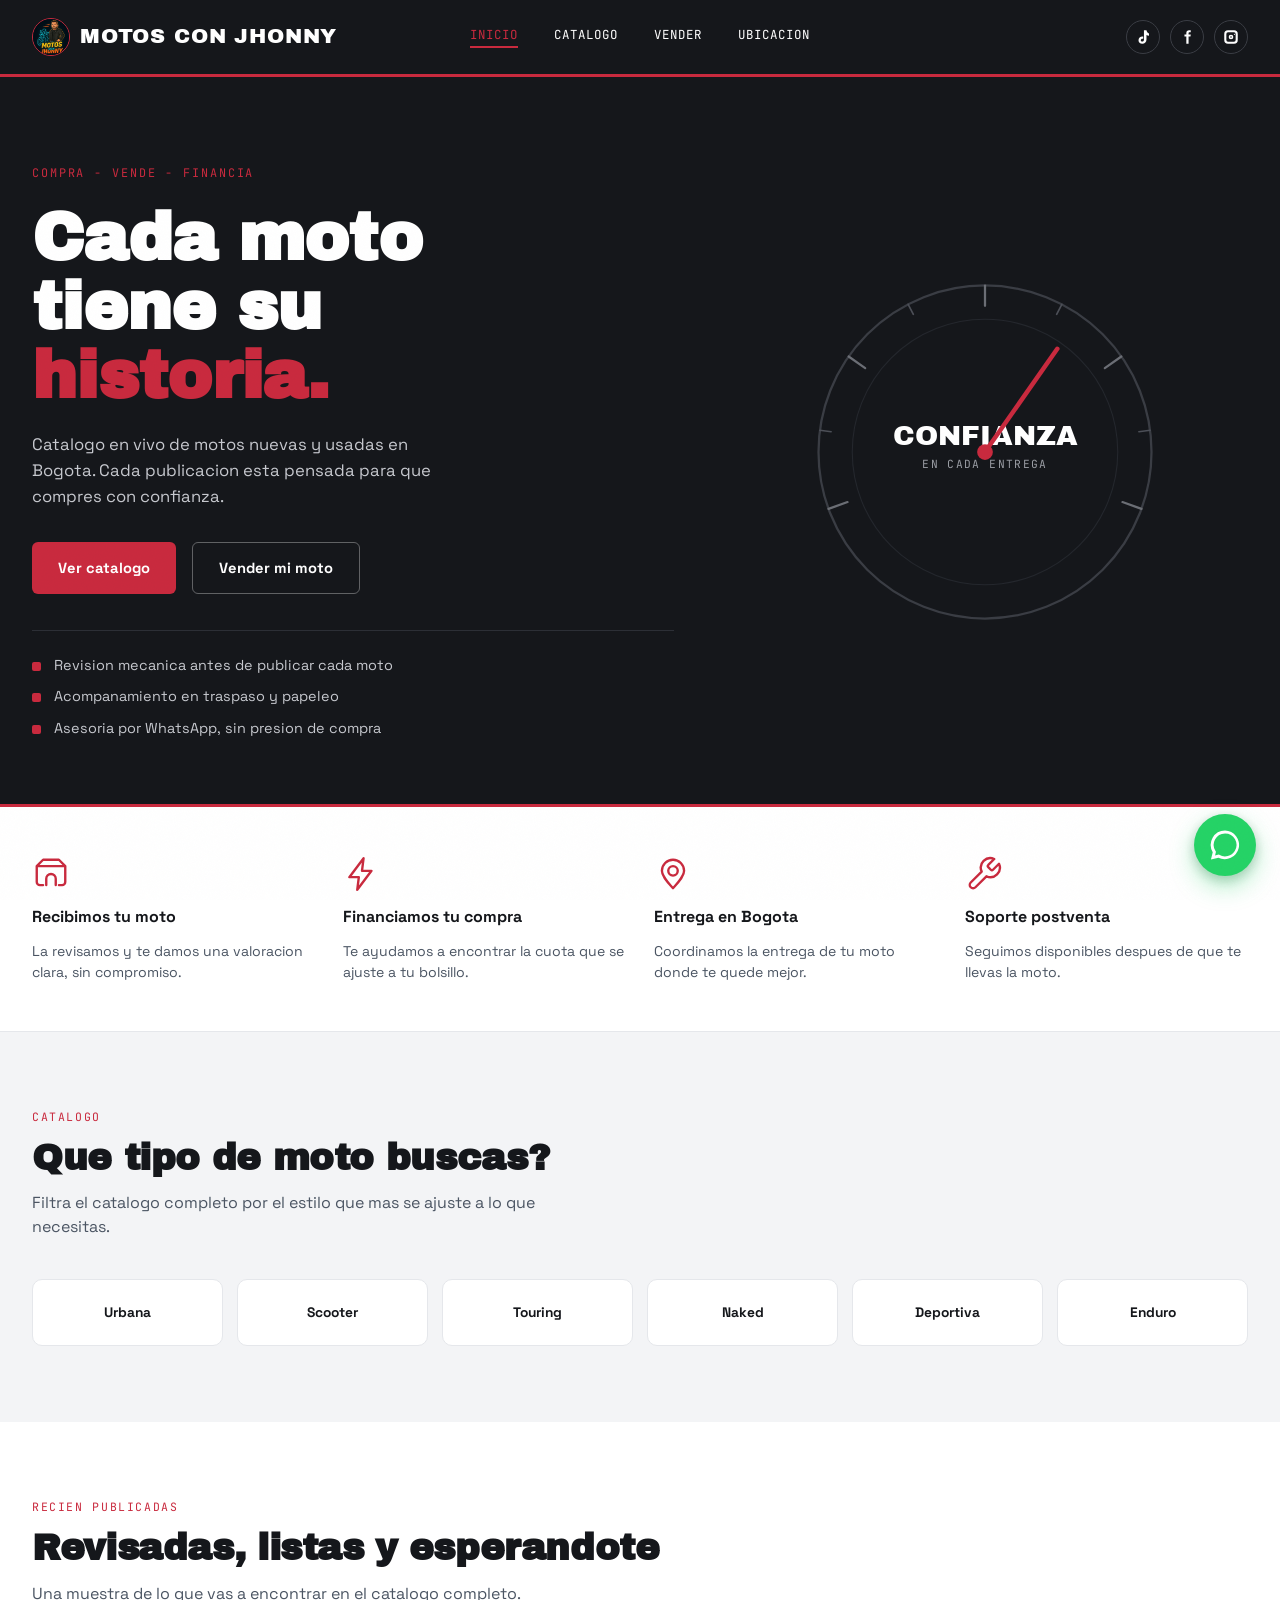
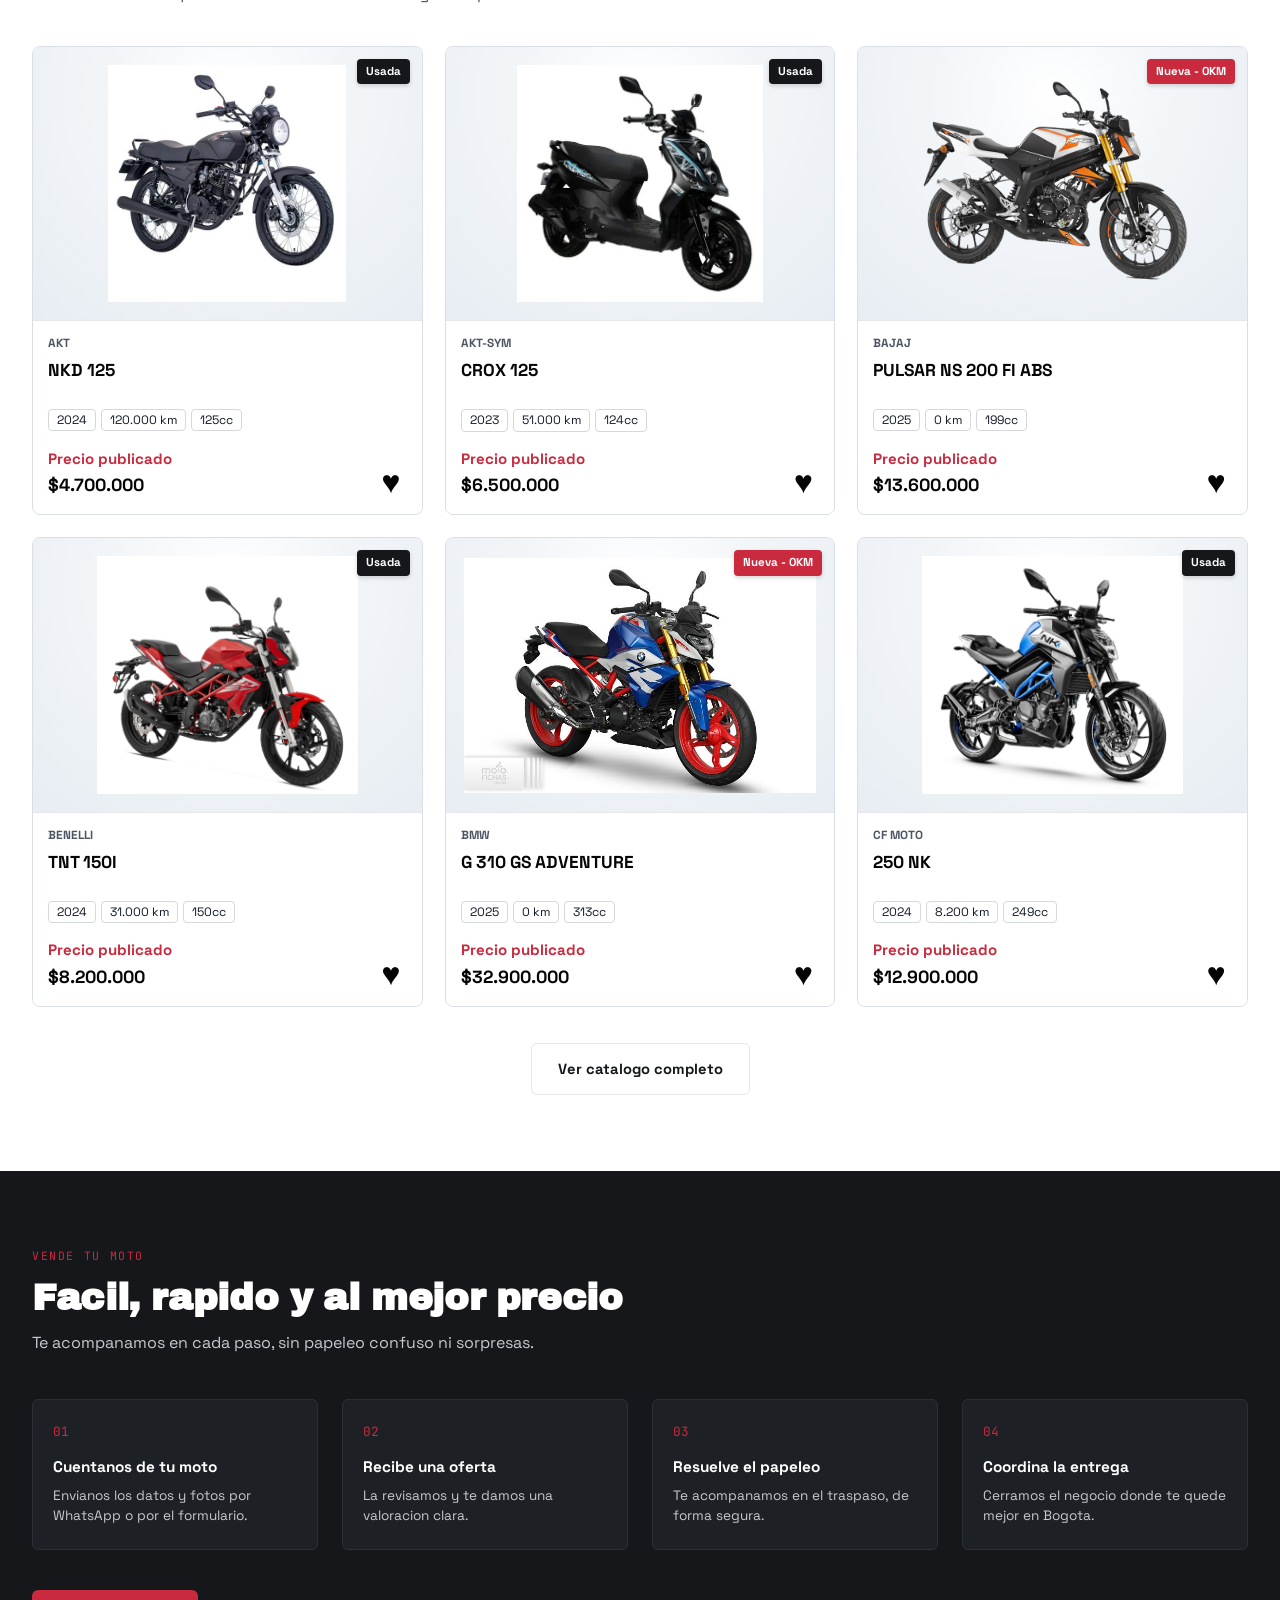
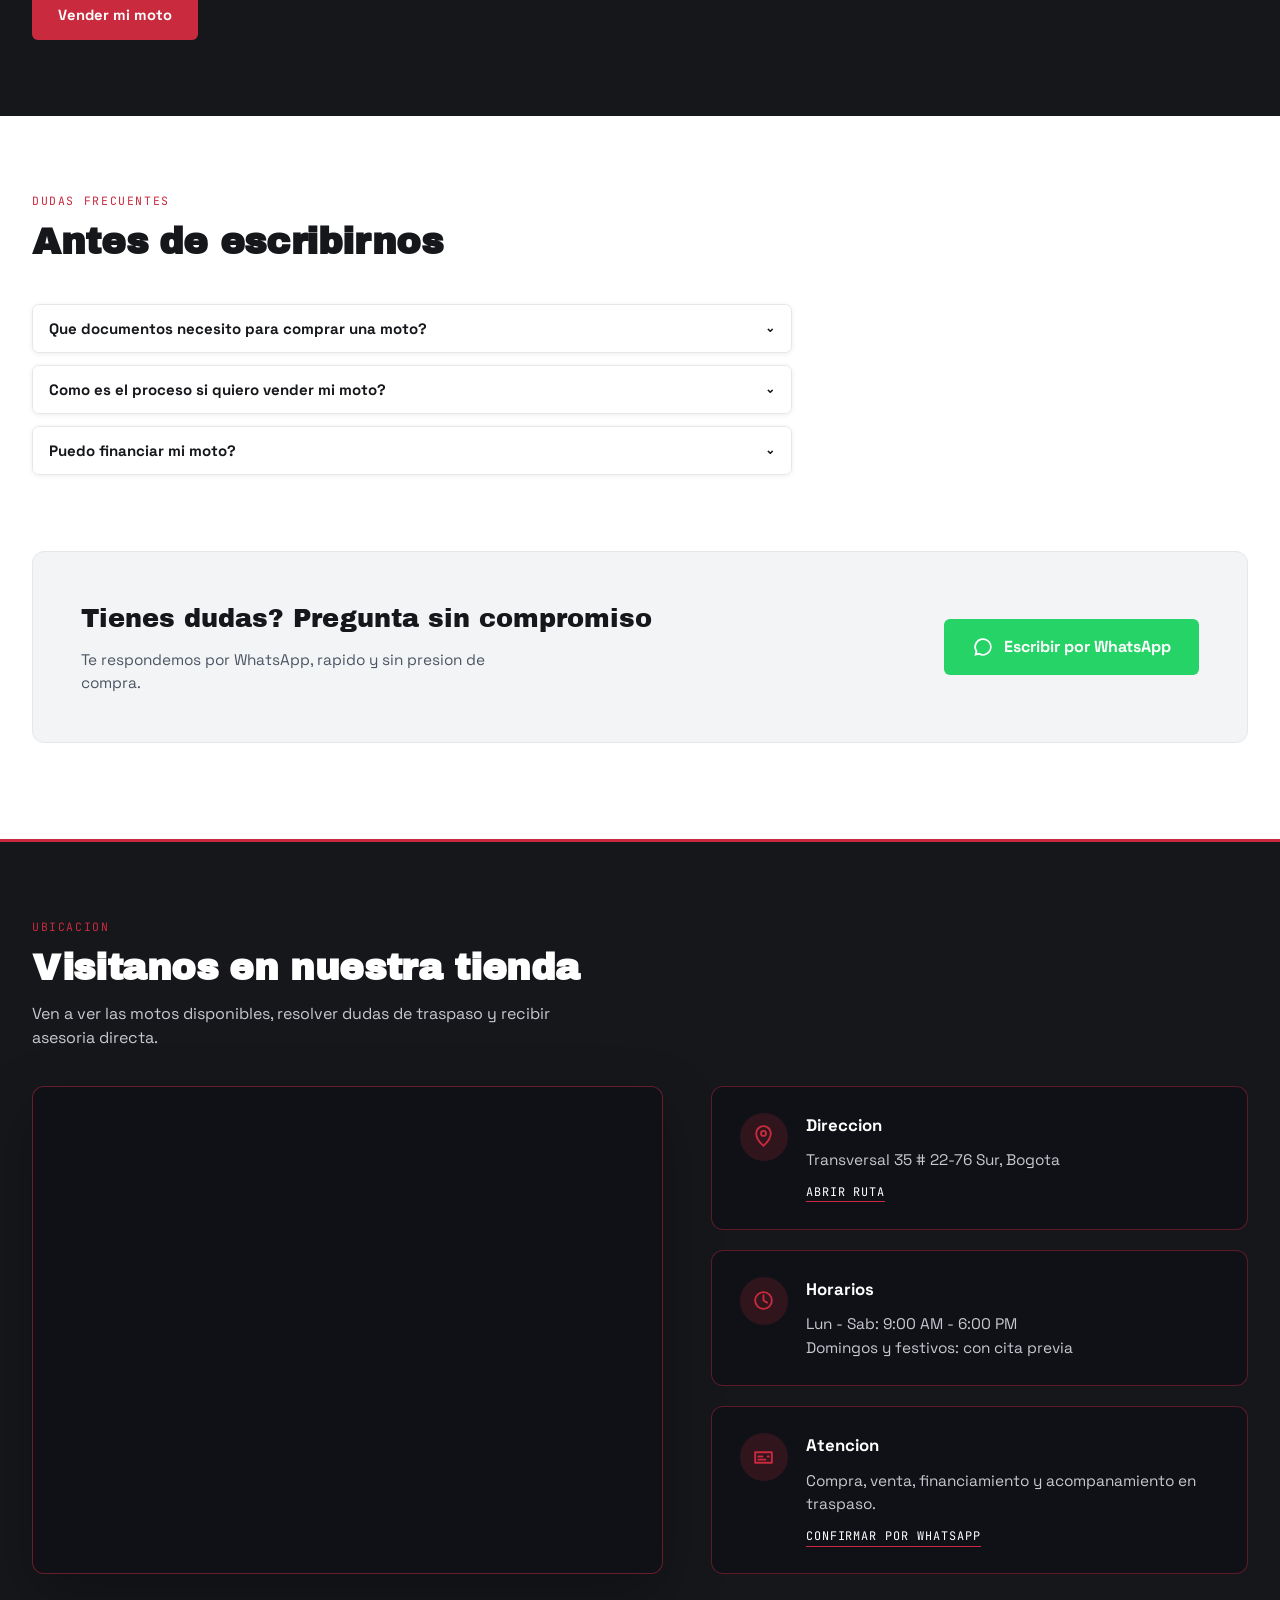
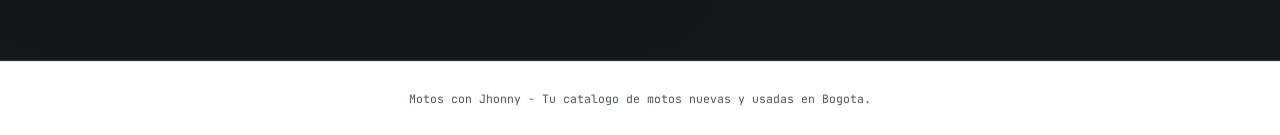
<file: index.html>
<!DOCTYPE html>
<html lang="es">

<head>
  <meta charset="UTF-8">
  <meta name="viewport" content="width=device-width, initial-scale=1.0">
  <title>Motos con Jhonny - Compra, vende y financia tu moto en Bogota</title>
  <meta name="description"
    content="Catalogo de motos nuevas y usadas en Bogota. Compra, vende y recibe asesoria por WhatsApp.">
  <link rel="icon" type="image/jpeg" href="assets/image/logo.jpg">
  <link rel="preconnect" href="https://fonts.googleapis.com">
  <link
    href="https://fonts.googleapis.com/css2?family=Archivo+Black&family=Space+Grotesk:wght@400;500;600;700&family=JetBrains+Mono:wght@400;500;700&display=swap"
    rel="stylesheet">
  <link rel="stylesheet" href="assets/css/styles.css">
</head>

<body>
  <div class="noise"></div>

  <header class="topbar">
    <div class="topbar__inner">
      <a href="index.html" class="logo" style="display: flex; align-items: center; gap: 10px;">
        <img src="assets/image/logo.jpg" alt="Motos con Jhonny Logo"
          style="height: 38px; width: 38px; border-radius: 50%; object-fit: cover; border: 1.5px solid var(--accent);">
        <span>MOTOS CON JHONNY</span>
      </a>
      <nav class="nav">
        <a href="index.html" class="nav__active">Inicio</a>
        <a href="html/catalogo.html">Catalogo</a>
        <a href="html/vende.html">Vender</a>
        <a href="#ubicacion">Ubicacion</a>
      </nav>
      <div class="social-links" aria-label="Redes sociales">
        <a class="social-link" href="https://www.tiktok.com/@jonatancerquera" target="_blank" rel="noopener"
          aria-label="TikTok">
          <svg viewBox="0 0 24 24" aria-hidden="true" focusable="false">
            <path
              d="M16.6 3c.35 2.2 1.55 3.57 3.4 4.18v3.02a7.14 7.14 0 0 1-3.36-.88v5.94c0 3.32-2.2 5.74-5.56 5.74-3.08 0-5.08-1.9-5.08-4.72 0-2.96 2.22-5.04 5.32-5.04.34 0 .66.03.98.1v3.08a3.13 3.13 0 0 0-.98-.15c-1.38 0-2.28.78-2.28 1.98 0 1.1.8 1.84 1.98 1.84 1.42 0 2.24-.88 2.24-2.46V3h3.34Z" />
          </svg>
        </a>
        <a class="social-link" href="https://www.facebook.com/Motos.con.Jhonny" target="_blank" rel="noopener"
          aria-label="Facebook">
          <svg viewBox="0 0 24 24" aria-hidden="true" focusable="false">
            <path
              d="M14.1 8.6V6.9c0-.82.4-1.28 1.36-1.28h1.5V3.1A20.13 20.13 0 0 0 14.78 3c-2.18 0-3.68 1.33-3.68 3.78V8.6H8.62v2.82h2.48V21h3v-9.58h2.52l.4-2.82H14.1Z" />
          </svg>
        </a>
        <a class="social-link" href="https://www.instagram.com/motos_con_jhonny/" target="_blank" rel="noopener"
          aria-label="Instagram">
          <svg viewBox="0 0 24 24" aria-hidden="true" focusable="false">
            <path
              d="M8 3h8a5 5 0 0 1 5 5v8a5 5 0 0 1-5 5H8a5 5 0 0 1-5-5V8a5 5 0 0 1 5-5Zm0 2.8A2.2 2.2 0 0 0 5.8 8v8A2.2 2.2 0 0 0 8 18.2h8a2.2 2.2 0 0 0 2.2-2.2V8A2.2 2.2 0 0 0 16 5.8H8Zm4 3.1A3.1 3.1 0 1 1 8.9 12 3.1 3.1 0 0 1 12 8.9Zm0 2.1a1 1 0 1 0 1 1 1 1 0 0 0-1-1Zm3.8-2.55a.75.75 0 1 1 .75.75.75.75 0 0 1-.75-.75Z" />
          </svg>
        </a>
      </div>
    </div>
  </header>

  <section class="home-hero">
    <div class="home-hero__inner">
      <div class="home-hero__content">
        <p class="home-hero__eyebrow">COMPRA - VENDE - FINANCIA</p>
        <h1 class="home-hero__title">Cada moto<br>tiene su<br><span class="home-hero__title--accent">historia.</span>
        </h1>
        <p class="home-hero__sub">Catalogo en vivo de motos nuevas y usadas en Bogota. Cada publicacion esta pensada
          para que compres con confianza.</p>
        <div class="home-hero__cta">
          <a href="html/catalogo.html" class="btn btn--primary">Ver catalogo</a>
          <a href="html/vende.html" class="btn btn--ghost-dark">Vender mi moto</a>
        </div>
        <ul class="home-hero__trust">
          <li>Revision mecanica antes de publicar cada moto</li>
          <li>Acompanamiento en traspaso y papeleo</li>
          <li>Asesoria por WhatsApp, sin presion de compra</li>
        </ul>
      </div>
      <div class="home-hero__visual">
        <svg class="home-dial" id="homeDial" viewBox="0 0 320 320" xmlns="http://www.w3.org/2000/svg">
          <circle class="home-dial__ring--outer" cx="160" cy="160" r="148" />
          <circle class="home-dial__ring--inner" cx="160" cy="160" r="118" />
          <line class="home-dial__tick home-dial__tick--long" x1="20.9" y1="210.6" x2="37.8" y2="204.5" />
          <line class="home-dial__tick" x1="13.3" y1="140.7" x2="23.2" y2="142.0" />
          <line class="home-dial__tick home-dial__tick--long" x1="38.8" y1="75.1" x2="53.5" y2="85.4" />
          <line class="home-dial__tick" x1="91.7" y1="28.7" x2="96.3" y2="37.6" />
          <line class="home-dial__tick home-dial__tick--long" x1="160" y1="12" x2="160" y2="30" />
          <line class="home-dial__tick" x1="228.3" y1="28.7" x2="223.7" y2="37.6" />
          <line class="home-dial__tick home-dial__tick--long" x1="281.2" y1="75.1" x2="266.5" y2="85.4" />
          <line class="home-dial__tick" x1="306.7" y1="140.7" x2="296.8" y2="142.0" />
          <line class="home-dial__tick home-dial__tick--long" x1="299.1" y1="210.6" x2="282.2" y2="204.5" />
          <text class="home-dial__center-word" x="160" y="154">CONFIANZA</text>
          <text class="home-dial__center-label" x="160" y="174">en cada entrega</text>
          <line class="home-dial__needle" x1="160" y1="160" x2="49.7" y2="179.4" />
          <circle class="home-dial__pivot" cx="160" cy="160" r="7" />
        </svg>
      </div>
    </div>
  </section>

  <section class="home-usp">
    <div class="home-usp__inner">
      <div class="usp-card">
        <div class="usp-card__icon"><svg viewBox="0 0 24 24">
            <path d="M3 7l4-4h10l4 4M3 7v10a2 2 0 0 0 2 2h2M3 7h18M21 7v10a2 2 0 0 1-2 2h-2M9 19v-4a3 3 0 0 1 6 0v4" />
          </svg></div>
        <p class="usp-card__title">Recibimos tu moto</p>
        <p class="usp-card__text">La revisamos y te damos una valoracion clara, sin compromiso.</p>
      </div>
      <div class="usp-card">
        <div class="usp-card__icon"><svg viewBox="0 0 24 24">
            <path d="M13 2L4 14h6l-1 8 9-12h-6l1-8z" />
          </svg></div>
        <p class="usp-card__title">Financiamos tu compra</p>
        <p class="usp-card__text">Te ayudamos a encontrar la cuota que se ajuste a tu bolsillo.</p>
      </div>
      <div class="usp-card">
        <div class="usp-card__icon"><svg viewBox="0 0 24 24">
            <circle cx="12" cy="10" r="3" />
            <path d="M12 21s7-7.2 7-11a7 7 0 1 0-14 0c0 3.8 7 11 7 11z" />
          </svg></div>
        <p class="usp-card__title">Entrega en Bogota</p>
        <p class="usp-card__text">Coordinamos la entrega de tu moto donde te quede mejor.</p>
      </div>
      <div class="usp-card">
        <div class="usp-card__icon"><svg viewBox="0 0 24 24">
            <path
              d="M14.7 6.3a1 1 0 0 0 0 1.4l1.6 1.6a1 1 0 0 0 1.4 0l3.77-3.77a6 6 0 0 1-7.94 7.94l-6.91 6.91a2.12 2.12 0 0 1-3-3l6.91-6.91a6 6 0 0 1 7.94-7.94l-3.76 3.76z" />
          </svg></div>
        <p class="usp-card__title">Soporte postventa</p>
        <p class="usp-card__text">Seguimos disponibles despues de que te llevas la moto.</p>
      </div>
    </div>
  </section>

  <section class="home-categorias">
    <div class="home-section">
      <div class="home-section__head">
        <p class="home-section__eyebrow">Catalogo</p>
        <h2 class="home-section__title">Que tipo de moto buscas?</h2>
        <p class="home-section__sub">Filtra el catalogo completo por el estilo que mas se ajuste a lo que necesitas.</p>
      </div>
      <div class="categorias-row">
        <a href="html/catalogo.html?tipo=urbana" class="categoria-tile"><span
            class="categoria-tile__label">Urbana</span></a>
        <a href="html/catalogo.html?tipo=scooter" class="categoria-tile"><span
            class="categoria-tile__label">Scooter</span></a>
        <a href="html/catalogo.html?tipo=touring" class="categoria-tile"><span
            class="categoria-tile__label">Touring</span></a>
        <a href="html/catalogo.html?tipo=naked" class="categoria-tile"><span
            class="categoria-tile__label">Naked</span></a>
        <a href="html/catalogo.html?tipo=deportiva" class="categoria-tile"><span
            class="categoria-tile__label">Deportiva</span></a>
        <a href="html/catalogo.html?tipo=enduro" class="categoria-tile"><span
            class="categoria-tile__label">Enduro</span></a>
      </div>
    </div>
  </section>

  <section class="home-section" id="destacados">
    <div class="home-section__head">
      <p class="home-section__eyebrow">Recien publicadas</p>
      <h2 class="home-section__title">Revisadas, listas y esperandote</h2>
      <p class="home-section__sub">Una muestra de lo que vas a encontrar en el catalogo completo.</p>
    </div>
    <div class="grid" id="destacadosGrid"></div>
    <div class="home-destacados__footer">
      <a href="html/catalogo.html" class="btn btn--ghost">Ver catalogo completo</a>
    </div>
  </section>

  <section class="home-vende">
    <div class="home-vende__inner">
      <div class="home-vende__head">
        <p class="home-section__eyebrow">Vende tu moto</p>
        <h2 class="home-section__title">Facil, rapido y al mejor precio</h2>
        <p class="home-section__sub">Te acompanamos en cada paso, sin papeleo confuso ni sorpresas.</p>
      </div>
      <div class="pasos-grid">
        <div class="paso-card">
          <p class="paso-card__num">01</p>
          <p class="paso-card__title">Cuentanos de tu moto</p>
          <p class="paso-card__text">Envianos los datos y fotos por WhatsApp o por el formulario.</p>
        </div>
        <div class="paso-card">
          <p class="paso-card__num">02</p>
          <p class="paso-card__title">Recibe una oferta</p>
          <p class="paso-card__text">La revisamos y te damos una valoracion clara.</p>
        </div>
        <div class="paso-card">
          <p class="paso-card__num">03</p>
          <p class="paso-card__title">Resuelve el papeleo</p>
          <p class="paso-card__text">Te acompanamos en el traspaso, de forma segura.</p>
        </div>
        <div class="paso-card">
          <p class="paso-card__num">04</p>
          <p class="paso-card__title">Coordina la entrega</p>
          <p class="paso-card__text">Cerramos el negocio donde te quede mejor en Bogota.</p>
        </div>
      </div>
      <a href="html/vende.html" class="btn btn--primary">Vender mi moto</a>
    </div>
  </section>

  <section class="home-section" id="faq">
    <div class="home-section__head">
      <p class="home-section__eyebrow">Dudas frecuentes</p>
      <h2 class="home-section__title">Antes de escribirnos</h2>
    </div>
    <div class="home-faq__list" id="faqList">
      <div class="accordion-item"><button class="accordion-header" type="button">Que documentos necesito para comprar
          una moto? <span class="arrow">&#8964;</span></button>
        <div class="accordion-content">
          <p
            style="font-family: var(--body); font-size: 0.9rem; color: var(--ink-soft); line-height: 1.6; padding-bottom: 4px;">
            Solo tu cedula. Nosotros te guiamos en el resto del proceso de traspaso.</p>
        </div>
      </div>
      <div class="accordion-item"><button class="accordion-header" type="button">Como es el proceso si quiero vender mi
          moto? <span class="arrow">&#8964;</span></button>
        <div class="accordion-content">
          <p
            style="font-family: var(--body); font-size: 0.9rem; color: var(--ink-soft); line-height: 1.6; padding-bottom: 4px;">
            Nos escribes por WhatsApp con los datos y fotos de tu moto, te damos una valoracion y coordinamos el
            proceso.</p>
        </div>
      </div>
      <div class="accordion-item"><button class="accordion-header" type="button">Puedo financiar mi moto? <span
            class="arrow">&#8964;</span></button>
        <div class="accordion-content">
          <p
            style="font-family: var(--body); font-size: 0.9rem; color: var(--ink-soft); line-height: 1.6; padding-bottom: 4px;">
            Si, te ayudamos a evaluar opciones de financiamiento segun tu perfil.</p>
        </div>
      </div>
    </div>
  </section>

  <section class="home-contacto">
    <div class="home-contacto__inner">
      <div class="contacto-card">
        <div>
          <p class="contacto-card__title">Tienes dudas? Pregunta sin compromiso</p>
          <p class="contacto-card__text">Te respondemos por WhatsApp, rapido y sin presion de compra.</p>
        </div>
        <a class="contacto-card__cta"
          href="https://wa.me/573238017635?text=Hola!%20Estoy%20interesado(a)%20en%20los%20servicios%20de%20Motos%20con%20Jhonny."
          target="_blank" rel="noopener">
          <svg viewBox="0 0 32 32" aria-hidden="true" focusable="false">
            <path
              d="M16.04 3.2A12.7 12.7 0 0 0 5.1 22.35L3.5 28.8l6.62-1.55A12.7 12.7 0 1 0 16.04 3.2Zm0 2.55a10.15 10.15 0 0 1 8.62 15.52 10.15 10.15 0 0 1-13.74 3.48l-.47-.27-3.28.77.8-3.19-.3-.5a10.15 10.15 0 0 1 8.37-15.81Z" />
          </svg>
          Escribir por WhatsApp
        </a>
      </div>
    </div>
  </section>

  <section class="home-location" id="ubicacion">
    <div class="home-location__inner">
      <div class="home-location__head">
        <p class="home-section__eyebrow">Ubicacion</p>
        <h2 class="home-section__title">Visitanos en nuestra tienda</h2>
        <p class="home-section__sub">Ven a ver las motos disponibles, resolver dudas de traspaso y recibir asesoria
          directa.</p>
      </div>
      <div class="home-location__layout">
        <div class="home-location__map" aria-label="Mapa de la tienda Motos con Jhonny">
          <iframe title="Mapa de Motos con Jhonny"
            src="https://www.google.com/maps?q=Transversal%2035%20%2322-76%20Sur%2C%20Bogot%C3%A1%2C%20Colombia&output=embed"
            loading="lazy" referrerpolicy="no-referrer-when-downgrade"></iframe>
        </div>
        <div class="home-location__cards">
          <article class="location-info"><span class="location-info__icon" aria-hidden="true"><svg viewBox="0 0 24 24">
                <path d="M12 21s7-6.2 7-12a7 7 0 1 0-14 0c0 5.8 7 12 7 12Z" />
                <circle cx="12" cy="9" r="2.4" />
              </svg></span>
            <div>
              <h3>Direccion</h3>
              <p>Transversal 35 # 22-76 Sur, Bogota</p><a
                href="https://www.google.com/maps/search/?api=1&query=Transversal%2035%20%2322-76%20Sur%2C%20Bogot%C3%A1%2C%20Colombia"
                target="_blank" rel="noopener">Abrir ruta</a>
            </div>
          </article>
          <article class="location-info"><span class="location-info__icon" aria-hidden="true"><svg viewBox="0 0 24 24">
                <circle cx="12" cy="12" r="8" />
                <path d="M12 7v5l3.5 2" />
              </svg></span>
            <div>
              <h3>Horarios</h3>
              <p>Lun - Sab: 9:00 AM - 6:00 PM</p>
              <p>Domingos y festivos: con cita previa</p>
            </div>
          </article>
          <article class="location-info"><span class="location-info__icon" aria-hidden="true"><svg viewBox="0 0 24 24">
                <path d="M4 7h16v10H4z" />
                <path d="M7 11h4M7 14h7M16 11h1" />
              </svg></span>
            <div>
              <h3>Atencion</h3>
              <p>Compra, venta, financiamiento y acompanamiento en traspaso.</p><a
                href="https://wa.me/573238017635?text=Hola!%20Quiero%20visitar%20la%20tienda%20de%20Motos%20con%20Jhonny."
                target="_blank" rel="noopener">Confirmar por WhatsApp</a>
            </div>
          </article>
        </div>
      </div>
    </div>
  </section>

  <footer class="footer">
    <p>Motos con Jhonny - Tu catalogo de motos nuevas y usadas en Bogota.</p>
  </footer>

  <script src="assets/js/data.js"></script>
  <script src="assets/js/dashboard.js"></script>
  <script>
    document.addEventListener('DOMContentLoaded', () => {
      const destacadosGrid = document.getElementById('destacadosGrid');
      const destacadosPalette = ['#c92a3e', '#e35d6a', '#ffd23f', '#7ee787', '#ff8fb1', '#c792ea'];

      function fmtHome(n) {
        return "$" + n.toLocaleString("es-CO");
      }

      function motoHomeSVG(index) {
        const color = destacadosPalette[index % destacadosPalette.length];
        return `<svg viewBox="0 0 200 120" fill="none" xmlns="http://www.w3.org/2000/svg"><circle cx="40" cy="90" r="22" stroke="${color}" stroke-width="4"/><circle cx="155" cy="90" r="22" stroke="${color}" stroke-width="4"/><path d="M40 90 L80 55 L120 55 L155 90" stroke="#f3f1ea" stroke-width="4" stroke-linecap="round" stroke-linejoin="round"/><path d="M80 55 L95 30 L120 30" stroke="#f3f1ea" stroke-width="4" stroke-linecap="round" stroke-linejoin="round"/><path d="M120 55 L140 38" stroke="${color}" stroke-width="4" stroke-linecap="round"/><circle cx="40" cy="90" r="4" fill="${color}"/><circle cx="155" cy="90" r="4" fill="${color}"/></svg>`;
      }

      function escapeHomeHTML(value) {
        return String(value ?? "").replace(/&/g, "&amp;").replace(/</g, "&lt;").replace(/>/g, "&gt;").replace(/"/g, "&quot;").replace(/'/g, "&#039;");
      }

      function getHomeImagePath(moto) {
        let path = '';
        if (moto.imagen) path = moto.imagen;
        else if (Array.isArray(moto.imagenes) && moto.imagenes.length) path = moto.imagenes[0];
        else if (moto.img && /\.(avif|webp|jpe?g|jfif|png|gif|svg)$/i.test(moto.img)) path = moto.img;
        // data.js usa rutas con '../' para paginas en html/; desde la raiz se elimina ese prefijo
        if (path.startsWith('../')) path = path.slice(3);
        return path;
      }

      function homeMediaMarkup(moto, index) {
        const imagePath = getHomeImagePath(moto);
        if (!imagePath) return motoHomeSVG(index);
        const alt = `${moto.marca} ${moto.modelo}`;
        return `<img class="moto-photo" src="${escapeHomeHTML(imagePath)}" alt="${escapeHomeHTML(alt)}" loading="lazy">`;
      }

      if (destacadosGrid && typeof MOTOS !== 'undefined') {
        destacadosGrid.innerHTML = MOTOS.slice(0, 6).map((m, index) => `
          <a href="html/producto.html?id=${m.id}" class="card-link">
            <div class="card">
              <div class="card__media ${getHomeImagePath(m) ? 'card__media--photo' : ''}">
                <span class="card__badge ${m.condicion === 'Usada' ? 'card__badge--usada' : ''}">${m.condicion}${m.condicion === 'Nueva' ? ' - 0KM' : ''}</span>
                ${homeMediaMarkup(m, index)}
              </div>
              <div class="card__body">
                <p class="card__marca">${m.marca}</p>
                <p class="card__modelo">${m.modelo}</p>
                <div class="card__meta"><span>${m.anio}</span><span>${m.condicion === 'Usada' ? m.km.toLocaleString('es-CO') + ' km' : '0 km'}</span><span>${m.cilindraje > 0 ? m.cilindraje + 'cc' : 'Electrica'}</span></div>
                <div class="card__footer"><div class="card__price-block"><span class="card__renta">Precio publicado</span><span class="card__precio">${fmtHome(m.precio)}</span></div><span class="card__fav" aria-hidden="true">&hearts;</span></div>
              </div>
            </div>
          </a>`).join('');
      }

      document.querySelectorAll('#faqList .accordion-item').forEach((item) => {
        const header = item.querySelector('.accordion-header');
        header.addEventListener('click', () => item.classList.toggle('open'));
      });

      const dial = document.getElementById('homeDial');
      if (dial) setTimeout(() => dial.classList.add('is-active'), 300);
    });
  </script>
  <a class="floating-whatsapp"
    href="https://wa.me/573238017635?text=Hola!%20Estoy%20interesado(a)%20en%20los%20servicios%20de%20Motos%20con%20Jhonny."
    target="_blank" rel="noopener" aria-label="Contactar por WhatsApp">
    <svg viewBox="0 0 32 32" aria-hidden="true" focusable="false">
      <path
        d="M16.04 3.2A12.7 12.7 0 0 0 5.1 22.35L3.5 28.8l6.62-1.55A12.7 12.7 0 1 0 16.04 3.2Zm0 2.55a10.15 10.15 0 0 1 8.62 15.52 10.15 10.15 0 0 1-13.74 3.48l-.47-.27-3.28.77.8-3.19-.3-.5a10.15 10.15 0 0 1 8.37-15.81Z" />
    </svg>
  </a>
</body>

</html>
</file>
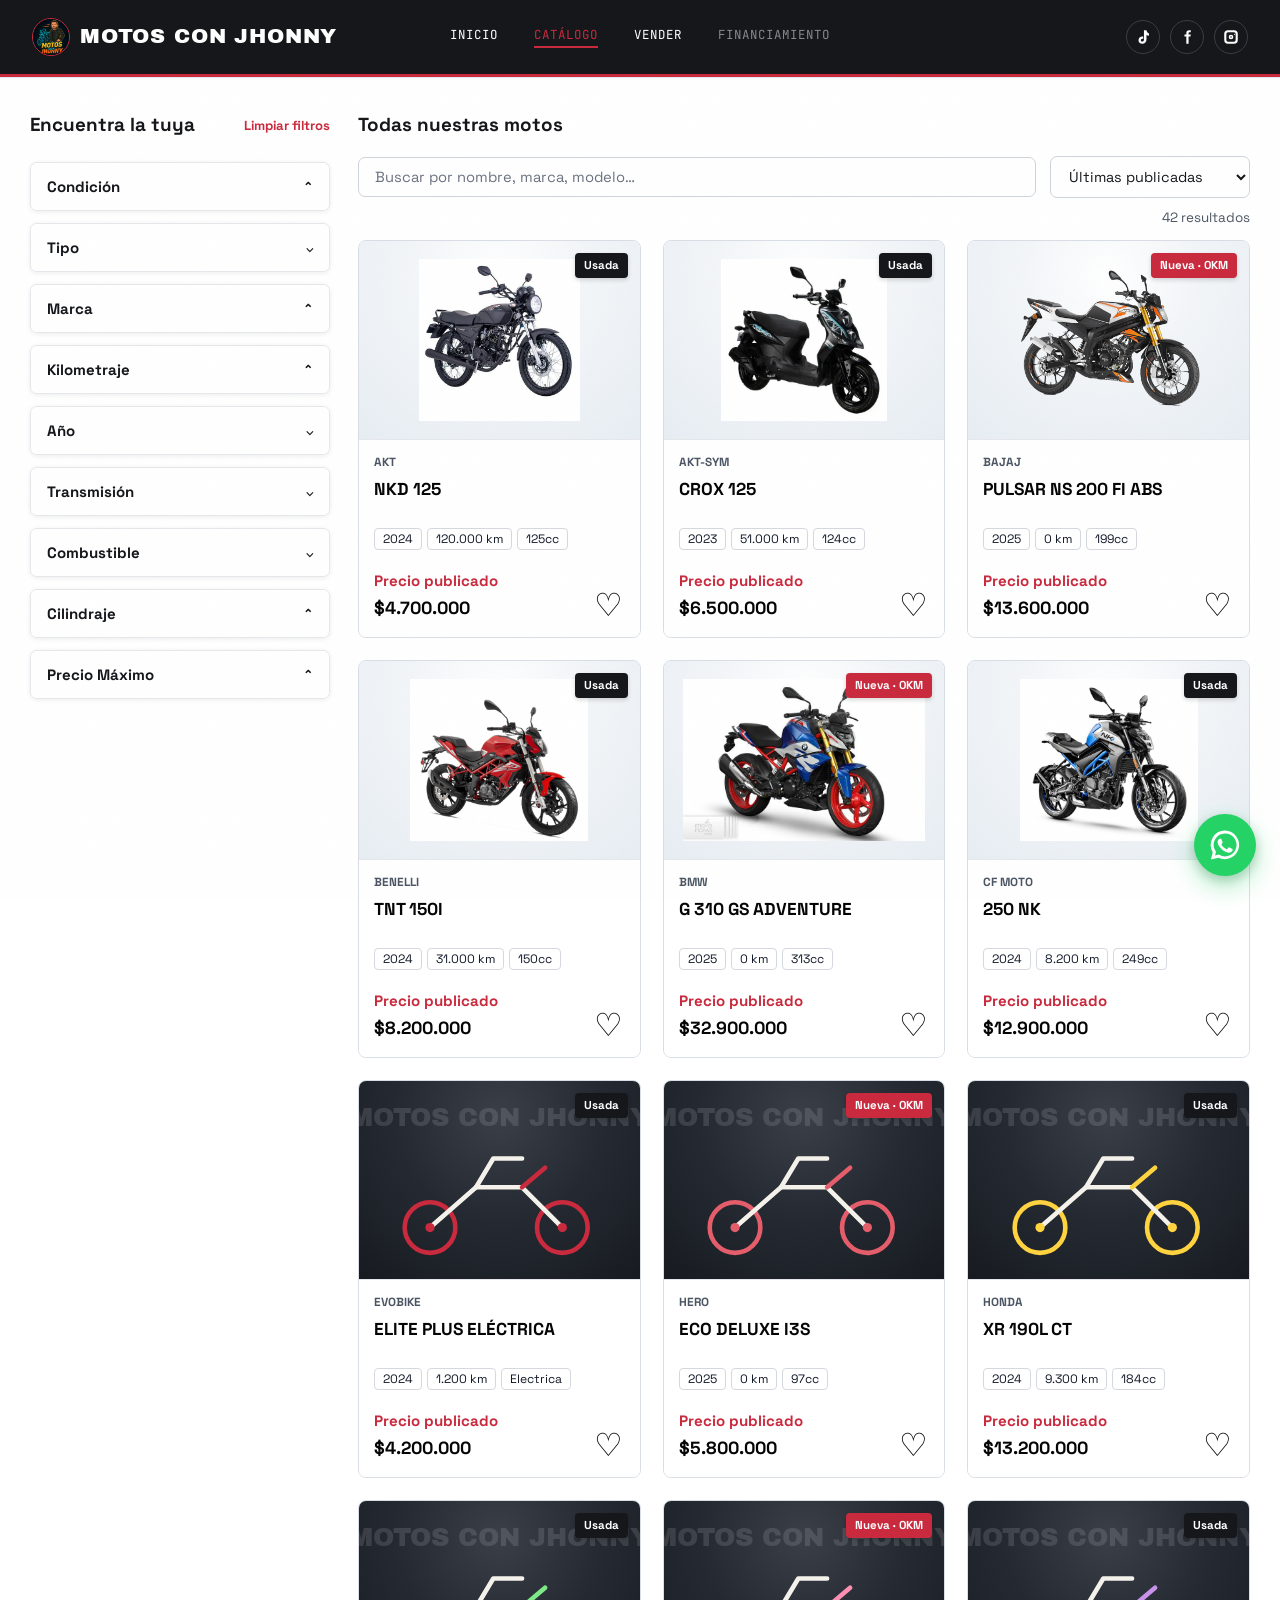
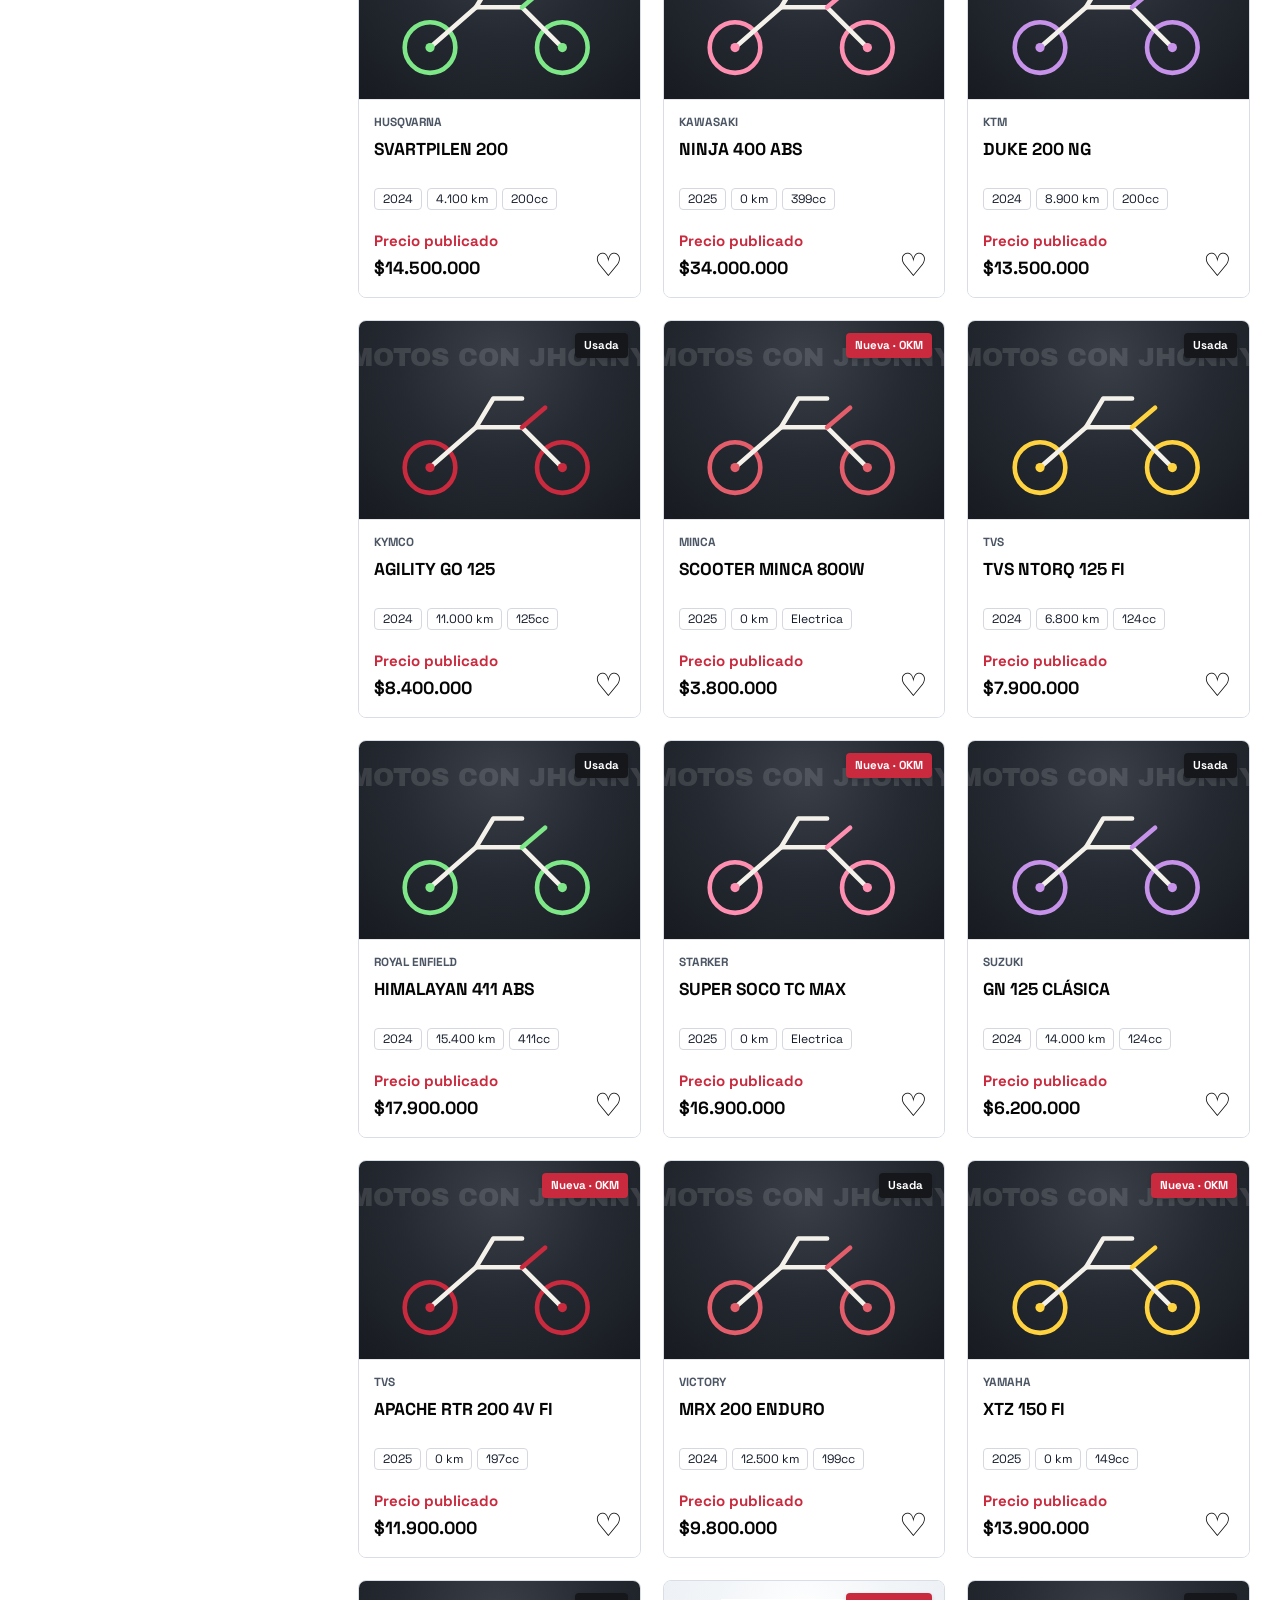
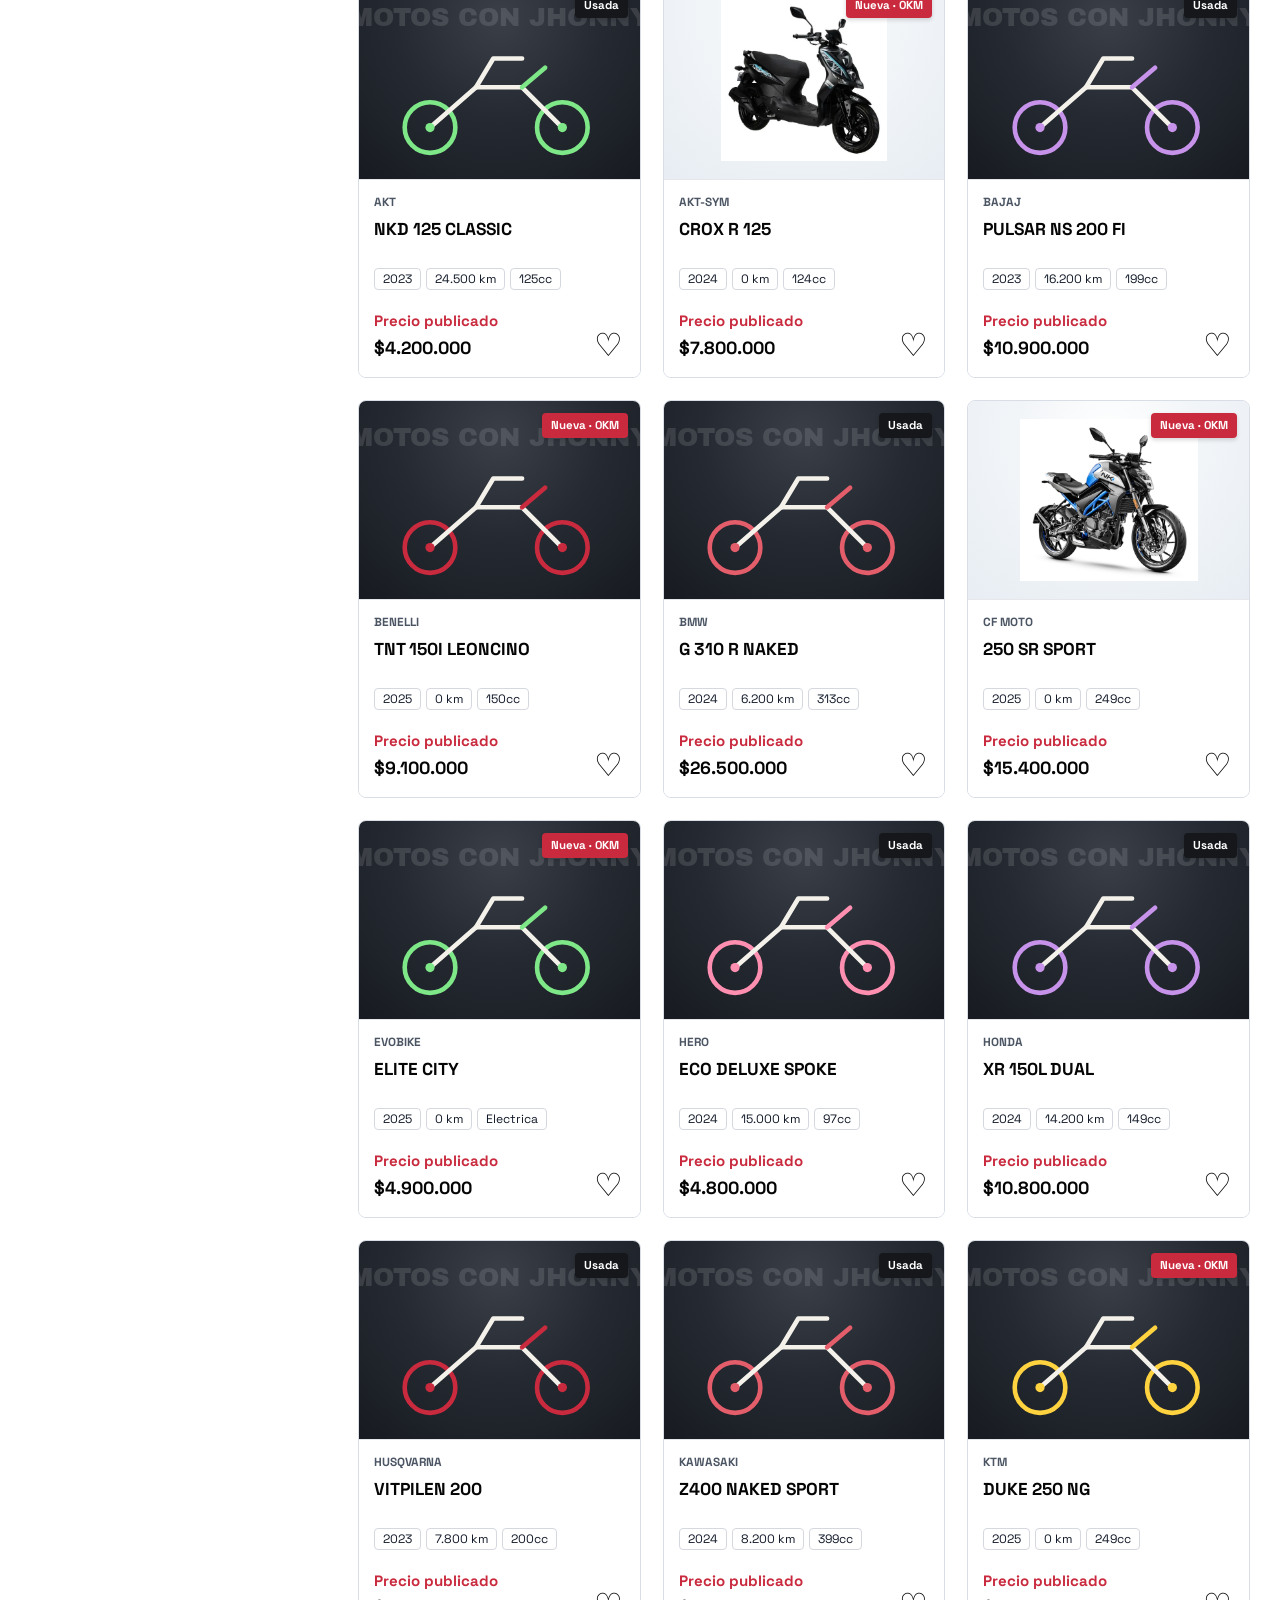
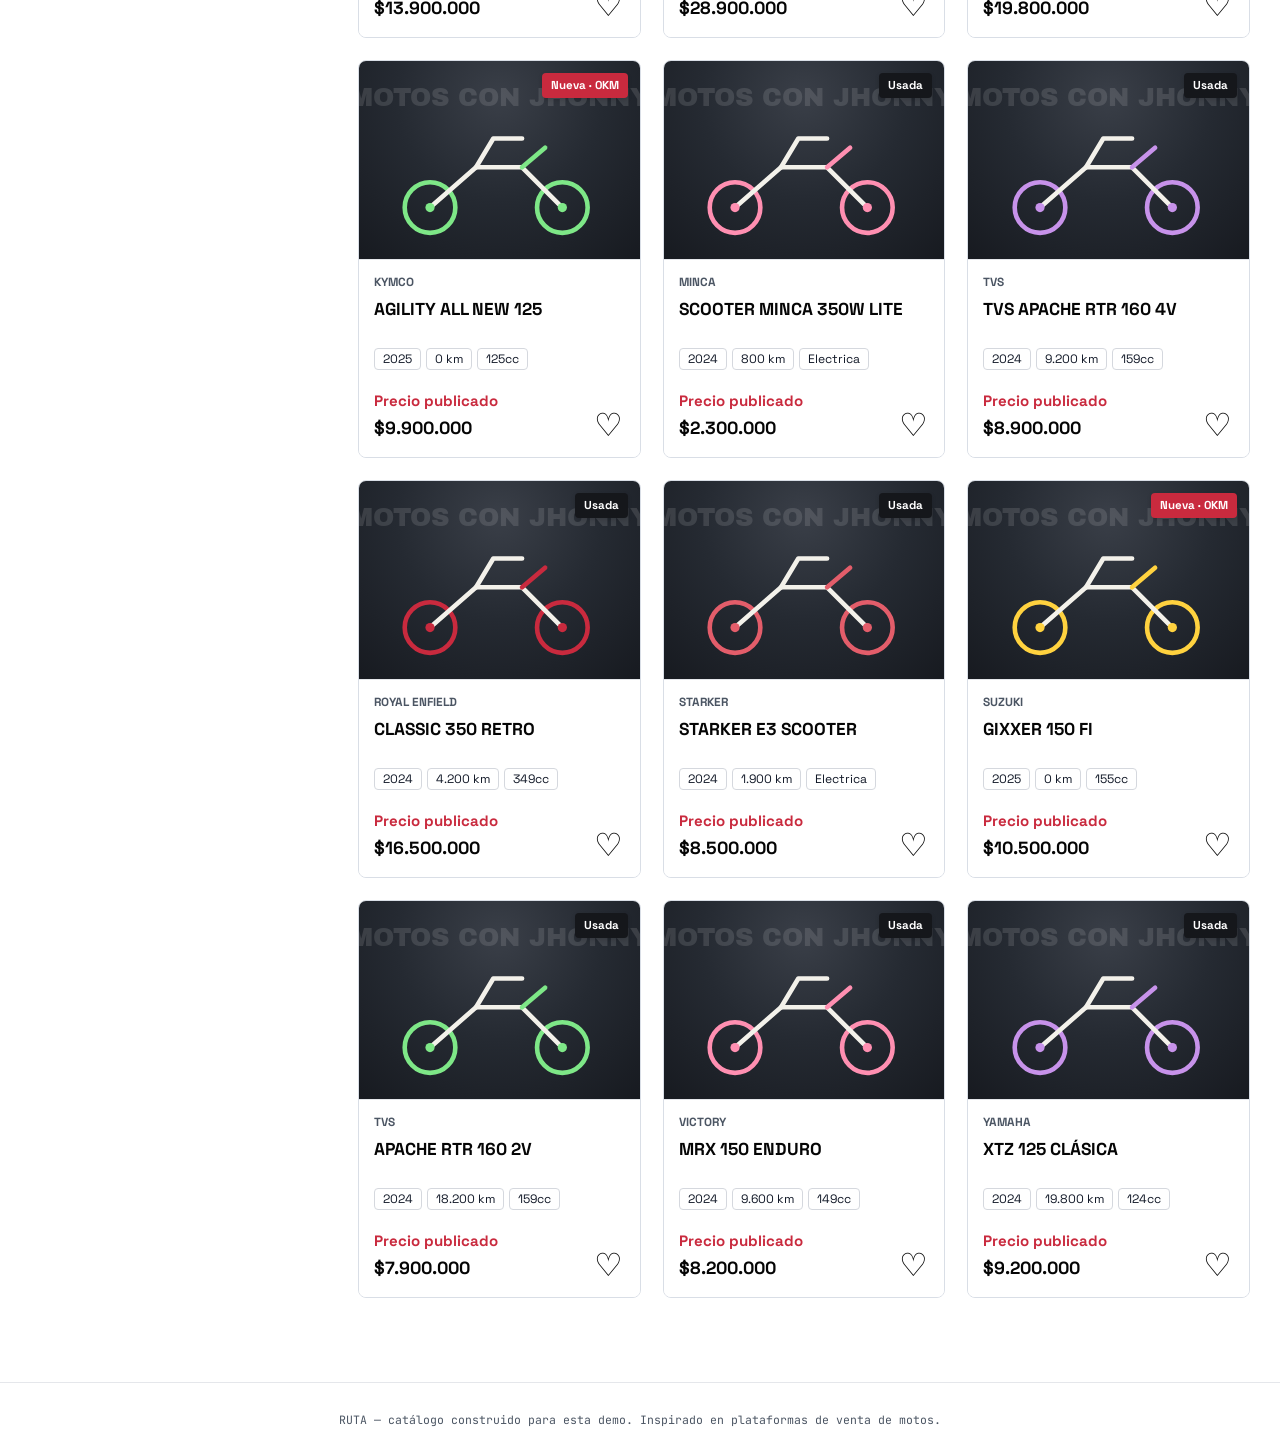
<file: html/catalogo.html>
<!DOCTYPE html>
<html lang="es">

<head>
  <meta charset="UTF-8">
  <meta name="viewport" content="width=device-width, initial-scale=1.0">
  <title>Motos con Jhonny — Catálogo</title>
  <link rel="icon" type="image/jpeg" href="../assets/image/logo.jpg">
  <link rel="preconnect" href="https://fonts.googleapis.com">
  <link
    href="https://fonts.googleapis.com/css2?family=Archivo+Black&family=Space+Grotesk:wght@400;500;600;700&family=JetBrains+Mono:wght@400;500;700&display=swap"
    rel="stylesheet">
  <link rel="stylesheet" href="../assets/css/styles.css">
</head>

<body>

  <div class="noise"></div>

  <header class="topbar">
    <div class="topbar__inner">
      <a href="../index.html" class="logo" style="display: flex; align-items: center; gap: 10px;">
        <img src="../assets/image/logo.jpg" alt="Motos con Jhonny Logo"
          style="height: 38px; width: 38px; border-radius: 50%; object-fit: cover; border: 1.5px solid var(--accent);">
        <span>MOTOS CON JHONNY</span>
      </a>
      <nav class="nav">
        <a href="../index.html">Inicio</a>
        <a href="catalogo.html" class="nav__active">Catálogo</a>
        <a href="vende.html">Vender</a>
        <a href="#" class="nav__muted">Financiamiento</a>
      </nav>
      <div class="social-links" aria-label="Redes sociales">
        <a class="social-link" href="https://www.tiktok.com/@jonatancerquera" target="_blank" rel="noopener"
          aria-label="TikTok">
          <svg viewBox="0 0 24 24" aria-hidden="true" focusable="false">
            <path
              d="M16.6 3c.35 2.2 1.55 3.57 3.4 4.18v3.02a7.14 7.14 0 0 1-3.36-.88v5.94c0 3.32-2.2 5.74-5.56 5.74-3.08 0-5.08-1.9-5.08-4.72 0-2.96 2.22-5.04 5.32-5.04.34 0 .66.03.98.1v3.08a3.13 3.13 0 0 0-.98-.15c-1.38 0-2.28.78-2.28 1.98 0 1.1.8 1.84 1.98 1.84 1.42 0 2.24-.88 2.24-2.46V3h3.34Z" />
          </svg>
        </a>
        <a class="social-link" href="https://www.facebook.com/Motos.con.Jhonny" target="_blank" rel="noopener"
          aria-label="Facebook">
          <svg viewBox="0 0 24 24" aria-hidden="true" focusable="false">
            <path
              d="M14.1 8.6V6.9c0-.82.4-1.28 1.36-1.28h1.5V3.1A20.13 20.13 0 0 0 14.78 3c-2.18 0-3.68 1.33-3.68 3.78V8.6H8.62v2.82h2.48V21h3v-9.58h2.52l.4-2.82H14.1Z" />
          </svg>
        </a>
        <a class="social-link" href="https://www.instagram.com/motos_con_jhonny/" target="_blank" rel="noopener"
          aria-label="Instagram">
          <svg viewBox="0 0 24 24" aria-hidden="true" focusable="false">
            <path
              d="M8 3h8a5 5 0 0 1 5 5v8a5 5 0 0 1-5 5H8a5 5 0 0 1-5-5V8a5 5 0 0 1 5-5Zm0 2.8A2.2 2.2 0 0 0 5.8 8v8A2.2 2.2 0 0 0 8 18.2h8a2.2 2.2 0 0 0 2.2-2.2V8A2.2 2.2 0 0 0 16 5.8H8Zm4 3.1A3.1 3.1 0 1 1 8.9 12 3.1 3.1 0 0 1 12 8.9Zm0 2.1a1 1 0 1 0 1 1 1 1 0 0 0-1-1Zm3.8-2.55a.75.75 0 1 1 .75.75.75.75 0 0 1-.75-.75Z" />
          </svg>
        </a>
      </div>
    </div>
  </header>

  <section class="hero">
    <div class="hero__grid">
      <div class="hero__text">
        <h1 class="hero__title">Cada moto<br>tiene su<br><span class="hero__title--accent">historia.</span></h1>
        <p class="hero__sub" style="margin-top: 24px;">Catálogo en vivo de motos nuevas y usadas.</p>
        <p class="hero__sub" style="margin-top: 8px;">Filtra por marca, cilindraje y precio — sin vueltas.</p>
      </div>
    </div>
  </section>

  <section class="catalogo" id="catalogo">
    <div class="catalogo__inner">

      <aside class="filters" id="filters">
        <div class="filters__head">
          <h2>Encuentra la tuya</h2>
          <button class="filters__reset" id="resetFilters">Limpiar filtros</button>
        </div>

        <div class="filter-accordion">
          <!-- Condición -->
          <div class="accordion-item" data-group="condicion">
            <button class="accordion-header">Condición <span class="arrow">⌃</span></button>
            <div class="accordion-content">
              <div class="checkbox-list" id="condicionList"></div>
            </div>
          </div>


          <!-- Tipo -->
          <div class="accordion-item" data-group="tipo">
            <button class="accordion-header">Tipo <span class="arrow">⌵</span></button>
            <div class="accordion-content">
              <div class="checkbox-list" id="tipoList"></div>
            </div>
          </div>

          <!-- Marca -->
          <div class="accordion-item" data-group="marca">
            <button class="accordion-header">Marca <span class="arrow">⌃</span></button>
            <div class="accordion-content">
              <div class="checkbox-list" id="marcaList"></div>
            </div>
          </div>

          <!-- Kilometraje -->
          <div class="accordion-item" data-group="kilometraje">
            <button class="accordion-header">Kilometraje <span class="arrow">⌃</span></button>
            <div class="accordion-content">
              <div class="checkbox-list" id="kilometrajeList"></div>
            </div>
          </div>

          <!-- Año -->
          <div class="accordion-item" data-group="anio">
            <button class="accordion-header">Año <span class="arrow">⌵</span></button>
            <div class="accordion-content">
              <div class="checkbox-list" id="anioList"></div>
            </div>
          </div>

          <!-- Transmisión -->
          <div class="accordion-item" data-group="transmision">
            <button class="accordion-header">Transmisión <span class="arrow">⌵</span></button>
            <div class="accordion-content">
              <div class="checkbox-list" id="transmisionList"></div>
            </div>
          </div>

          <!-- Combustible -->
          <div class="accordion-item" data-group="combustible">
            <button class="accordion-header">Combustible <span class="arrow">⌵</span></button>
            <div class="accordion-content">
              <div class="checkbox-list" id="combustibleList"></div>
            </div>
          </div>

          <!-- Cilindraje -->
          <div class="accordion-item" data-group="cilindraje">
            <button class="accordion-header">Cilindraje <span class="arrow">⌃</span></button>
            <div class="accordion-content">
              <div class="checkbox-list" id="cilindrajeList"></div>
            </div>
          </div>

          <!-- Precio Máximo -->
          <div class="accordion-item" data-group="precio">
            <button class="accordion-header">Precio Máximo <span class="arrow">⌃</span></button>
            <div class="accordion-content">
              <div class="filter-group">
                <h3 style="margin-bottom: 8px;">Máximo: <span id="precioValor">$40.000.000</span></h3>
                <input type="range" id="precioRange" min="3000000" max="40000000" step="1000000" value="40000000"
                  class="range-slider">
              </div>
            </div>
          </div>
        </div>
      </aside>

      <main class="results">
        <div class="results__head">
          <h2>Todas nuestras motos</h2>
        </div>
        <div class="results__toolbar">
          <input type="text" id="searchInput" class="results__search" placeholder="Buscar por nombre, marca, modelo…"
            autocomplete="off">
          <select id="ordenSelect" class="results__sort">
            <option value="relevancia">Últimas publicadas</option>
            <option value="precio-asc">Precio más bajo</option>
            <option value="precio-desc">Precio más alto</option>
            <option value="anio-desc">Año Mayor a Menor</option>
            <option value="anio-asc">Año Menor a Mayor</option>
            <option value="km-desc">Kilómetros Mayor a Menor</option>
            <option value="km-asc">Kilómetros Menor a Mayor</option>
          </select>
        </div>
        <div class="results__bar">
          <p id="resultsCount" class="results__count">— resultados</p>
        </div>
        <div class="grid" id="grid"></div>
        <div class="empty-state" id="emptyState" hidden>
          <p class="empty-state__title">Ningún modelo coincide.</p>
          <p class="empty-state__sub">Ajusta los filtros o limpia la búsqueda para ver más motos.</p>
        </div>
      </main>

    </div>
  </section>

  <footer class="footer">
    <p>RUTA — catálogo construido para esta demo. Inspirado en plataformas de venta de motos.</p>
  </footer>

  <script src="../assets/js/data.js"></script>
  <script src="../assets/js/dashboard.js"></script>
  <script src="../assets/js/MotoModel.js"></script>
  <script src="../assets/js/MotoView.js"></script>
  <script src="../assets/js/MotoController.js"></script>
  <script>
    document.addEventListener("DOMContentLoaded", () => {
      const model = new MotoModel(MOTOS);
      const view = new MotoView();
      const controller = new MotoController(model, view);

      controller.init();
    });
  </script>
  <a class="floating-whatsapp"
    href="https://wa.me/573238017635?text=Hola!%20Estoy%20interesado(a)%20en%20los%20servicios%20de%20Motos%20con%20Jhonny.%20Me%20gustar%C3%ADa%20recibir%20asesor%C3%ADa%20para%20comprar%2C%20vender%20o%20financiar%20una%20moto.%20%C2%BFPodr%C3%ADan%20brindarme%20m%C3%A1s%20informaci%C3%B3n%3F%20Gracias."
    target="_blank" rel="noopener" aria-label="Contactar por WhatsApp">
    <svg viewBox="0 0 32 32" aria-hidden="true" focusable="false">
      <path
        d="M16.04 3.2A12.7 12.7 0 0 0 5.1 22.35L3.5 28.8l6.62-1.55A12.7 12.7 0 1 0 16.04 3.2Zm0 2.55a10.15 10.15 0 0 1 8.62 15.52 10.15 10.15 0 0 1-13.74 3.48l-.47-.27-3.28.77.8-3.19-.3-.5a10.15 10.15 0 0 1 8.37-15.81Zm-4.58 4.62c-.22 0-.58.08-.88.42-.3.33-1.15 1.12-1.15 2.74s1.18 3.18 1.34 3.4c.16.22 2.28 3.65 5.63 4.97 2.79 1.1 3.36.88 3.96.82.6-.06 1.94-.79 2.21-1.55.27-.76.27-1.41.19-1.55-.08-.14-.3-.22-.63-.39-.33-.16-1.94-.96-2.24-1.07-.3-.11-.52-.16-.74.16-.22.33-.85 1.07-1.04 1.29-.19.22-.38.25-.71.08-.33-.16-1.39-.51-2.65-1.63-.98-.87-1.64-1.95-1.83-2.28-.19-.33-.02-.5.14-.66.15-.15.33-.38.49-.57.16-.19.22-.33.33-.55.11-.22.06-.41-.03-.57-.08-.16-.74-1.78-1.01-2.44-.27-.64-.54-.55-.74-.56h-.64Z" />
    </svg>
  </a>
</body>

</html>
</file>
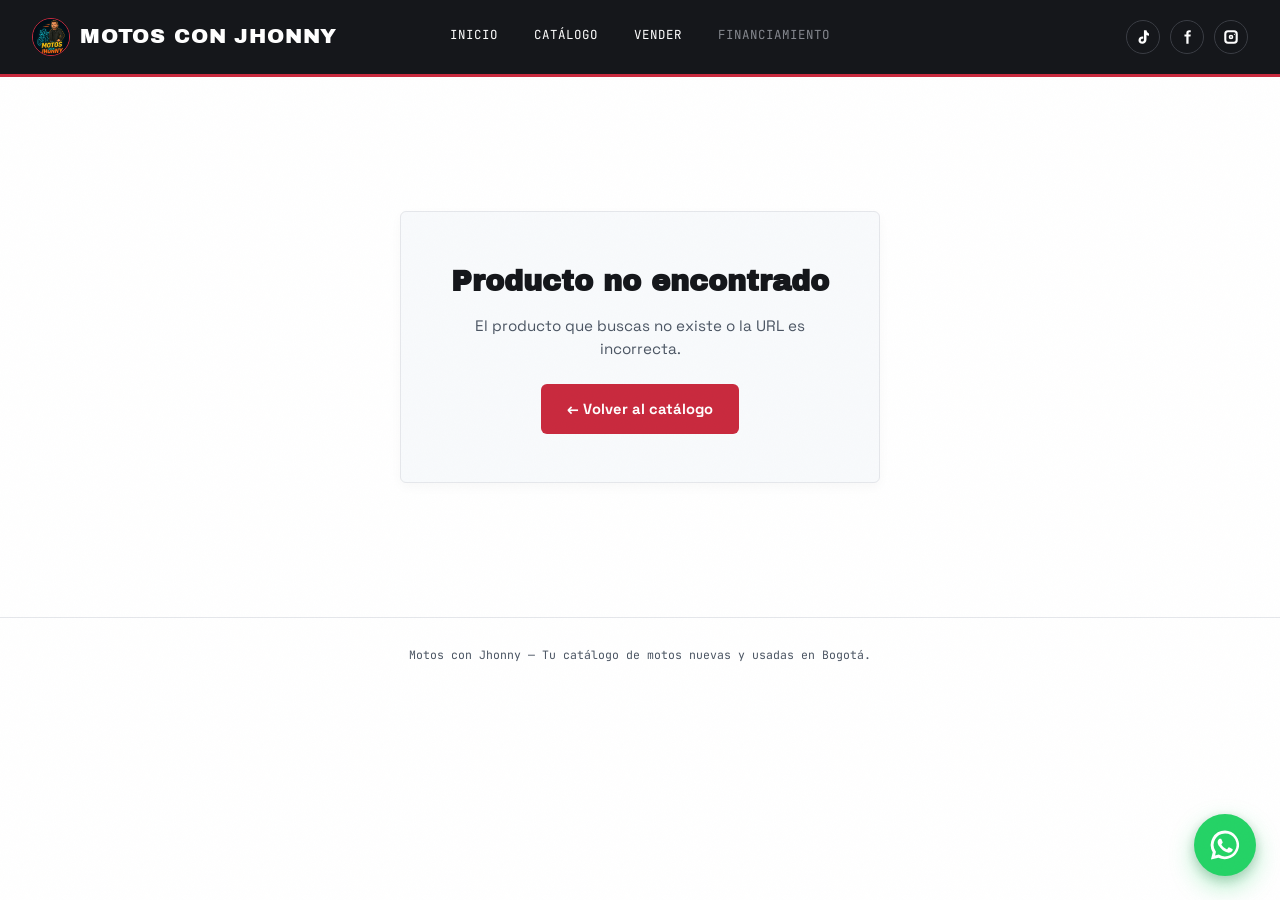
<file: html/producto.html>
<!DOCTYPE html>
<html lang="es">

<head>
  <meta charset="UTF-8">
  <meta name="viewport" content="width=device-width, initial-scale=1.0">
  <title>Motos con Jhonny — Producto</title>
  <link rel="icon" type="image/jpeg" href="../assets/image/logo.jpg">
  <link rel="preconnect" href="https://fonts.googleapis.com">
  <link
    href="https://fonts.googleapis.com/css2?family=Archivo+Black&family=Space+Grotesk:wght@400;500;600;700&family=JetBrains+Mono:wght@400;500;700&display=swap"
    rel="stylesheet">
  <link rel="stylesheet" href="../assets/css/styles.css">
</head>

<body>

  <div class="noise"></div>

  <header class="topbar">
    <div class="topbar__inner">
      <a href="../index.html" class="logo" style="display: flex; align-items: center; gap: 10px;">
        <img src="../assets/image/logo.jpg" alt="Motos con Jhonny Logo"
          style="height: 38px; width: 38px; border-radius: 50%; object-fit: cover; border: 1.5px solid var(--accent);">
        <span>MOTOS CON JHONNY</span>
      </a>
      <nav class="nav">
        <a href="../index.html">Inicio</a>
        <a href="catalogo.html">Catálogo</a>
        <a href="vende.html">Vender</a>
        <a href="#" class="nav__muted">Financiamiento</a>
      </nav>
      <div class="social-links" aria-label="Redes sociales">
        <a class="social-link" href="https://www.tiktok.com/@jonatancerquera" target="_blank" rel="noopener" aria-label="TikTok">
          <svg viewBox="0 0 24 24" aria-hidden="true" focusable="false">
            <path d="M16.6 3c.35 2.2 1.55 3.57 3.4 4.18v3.02a7.14 7.14 0 0 1-3.36-.88v5.94c0 3.32-2.2 5.74-5.56 5.74-3.08 0-5.08-1.9-5.08-4.72 0-2.96 2.22-5.04 5.32-5.04.34 0 .66.03.98.1v3.08a3.13 3.13 0 0 0-.98-.15c-1.38 0-2.28.78-2.28 1.98 0 1.1.8 1.84 1.98 1.84 1.42 0 2.24-.88 2.24-2.46V3h3.34Z" />
          </svg>
        </a>
        <a class="social-link" href="https://www.facebook.com/Motos.con.Jhonny" target="_blank" rel="noopener" aria-label="Facebook">
          <svg viewBox="0 0 24 24" aria-hidden="true" focusable="false">
            <path d="M14.1 8.6V6.9c0-.82.4-1.28 1.36-1.28h1.5V3.1A20.13 20.13 0 0 0 14.78 3c-2.18 0-3.68 1.33-3.68 3.78V8.6H8.62v2.82h2.48V21h3v-9.58h2.52l.4-2.82H14.1Z" />
          </svg>
        </a>
        <a class="social-link" href="https://www.instagram.com/motos_con_jhonny/" target="_blank" rel="noopener" aria-label="Instagram">
          <svg viewBox="0 0 24 24" aria-hidden="true" focusable="false">
            <path d="M8 3h8a5 5 0 0 1 5 5v8a5 5 0 0 1-5 5H8a5 5 0 0 1-5-5V8a5 5 0 0 1 5-5Zm0 2.8A2.2 2.2 0 0 0 5.8 8v8A2.2 2.2 0 0 0 8 18.2h8a2.2 2.2 0 0 0 2.2-2.2V8A2.2 2.2 0 0 0 16 5.8H8Zm4 3.1A3.1 3.1 0 1 1 8.9 12 3.1 3.1 0 0 1 12 8.9Zm0 2.1a1 1 0 1 0 1 1 1 1 0 0 0-1-1Zm3.8-2.55a.75.75 0 1 1 .75.75.75.75 0 0 1-.75-.75Z" />
          </svg>
        </a>
      </div>
    </div>
  </header>

  <!-- Product detail content (filled by JS) -->
  <main class="producto-page" id="productoPage">
    <div class="producto-page__loading">Cargando producto…</div>
  </main>

  <!-- Error state (hidden by default) -->
  <div class="producto-error" id="productoError" hidden>
    <div class="producto-error__inner">
      <h1 class="producto-error__title">Producto no encontrado</h1>
      <p class="producto-error__sub">El producto que buscas no existe o la URL es incorrecta.</p>
      <a href="catalogo.html" class="btn btn--primary">← Volver al catálogo</a>
    </div>
  </div>

  <footer class="footer">
    <p>Motos con Jhonny — Tu catálogo de motos nuevas y usadas en Bogotá.</p>
  </footer>

  <script src="../assets/js/data.js"></script>
  <script src="../assets/js/dashboard.js"></script>
  <script src="../assets/js/producto.js"></script>
  <a class="floating-whatsapp"
    href="https://wa.me/573238017635?text=Hola!%20Estoy%20interesado(a)%20en%20los%20servicios%20de%20Motos%20con%20Jhonny.%20Me%20gustar%C3%ADa%20recibir%20asesor%C3%ADa%20para%20comprar%2C%20vender%20o%20financiar%20una%20moto.%20%C2%BFPodr%C3%ADan%20brindarme%20m%C3%A1s%20informaci%C3%B3n%3F%20Gracias."
    target="_blank" rel="noopener" aria-label="Contactar por WhatsApp">
    <svg viewBox="0 0 32 32" aria-hidden="true" focusable="false">
      <path
        d="M16.04 3.2A12.7 12.7 0 0 0 5.1 22.35L3.5 28.8l6.62-1.55A12.7 12.7 0 1 0 16.04 3.2Zm0 2.55a10.15 10.15 0 0 1 8.62 15.52 10.15 10.15 0 0 1-13.74 3.48l-.47-.27-3.28.77.8-3.19-.3-.5a10.15 10.15 0 0 1 8.37-15.81Zm-4.58 4.62c-.22 0-.58.08-.88.42-.3.33-1.15 1.12-1.15 2.74s1.18 3.18 1.34 3.4c.16.22 2.28 3.65 5.63 4.97 2.79 1.1 3.36.88 3.96.82.6-.06 1.94-.79 2.21-1.55.27-.76.27-1.41.19-1.55-.08-.14-.3-.22-.63-.39-.33-.16-1.94-.96-2.24-1.07-.3-.11-.52-.16-.74.16-.22.33-.85 1.07-1.04 1.29-.19.22-.38.25-.71.08-.33-.16-1.39-.51-2.65-1.63-.98-.87-1.64-1.95-1.83-2.28-.19-.33-.02-.5.14-.66.15-.15.33-.38.49-.57.16-.19.22-.33.33-.55.11-.22.06-.41-.03-.57-.08-.16-.74-1.78-1.01-2.44-.27-.64-.54-.55-.74-.56h-.64Z" />
    </svg>
  </a>
</body>

</html>
</file>
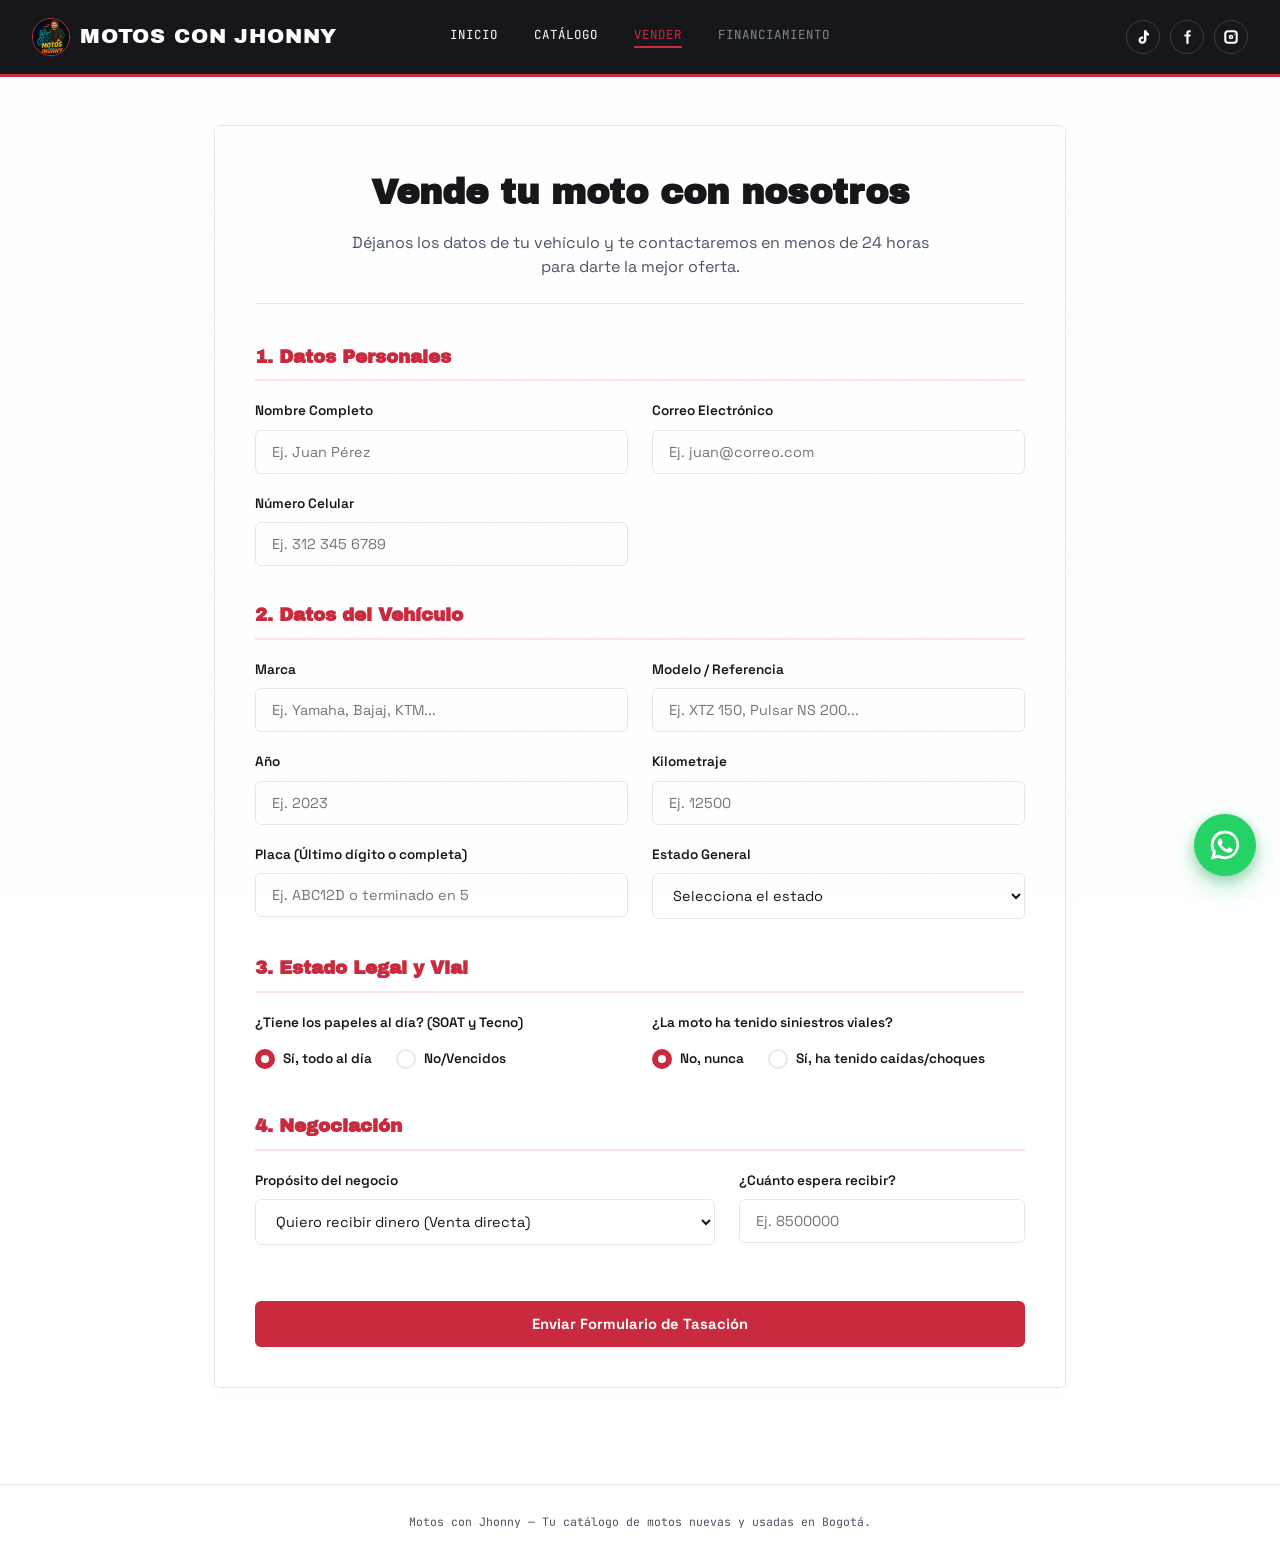
<file: html/vende.html>
<!DOCTYPE html>
<html lang="es">

<head>
  <meta charset="UTF-8">
  <meta name="viewport" content="width=device-width, initial-scale=1.0">
  <title>Motos con Jhonny — Vender mi Moto</title>
  <link rel="icon" type="image/jpeg" href="../assets/image/logo.jpg">
  <link rel="preconnect" href="https://fonts.googleapis.com">
  <link
    href="https://fonts.googleapis.com/css2?family=Archivo+Black&family=Space+Grotesk:wght@400;500;600;700&family=JetBrains+Mono:wght@400;500;700&display=swap"
    rel="stylesheet">
  <link rel="stylesheet" href="../assets/css/styles.css">
</head>

<body>

  <div class="noise"></div>

  <header class="topbar">
    <div class="topbar__inner">
      <a href="../index.html" class="logo" style="display: flex; align-items: center; gap: 10px;">
        <img src="../assets/image/logo.jpg" alt="Motos con Jhonny Logo"
          style="height: 38px; width: 38px; border-radius: 50%; object-fit: cover; border: 1.5px solid var(--accent);">
        <span>MOTOS CON JHONNY</span>
      </a>
      <nav class="nav">
        <a href="../index.html">Inicio</a>
        <a href="catalogo.html">Catálogo</a>
        <a href="vende.html" class="nav__active">Vender</a>
        <a href="#" class="nav__muted">Financiamiento</a>
      </nav>
      <div class="social-links" aria-label="Redes sociales">
        <a class="social-link" href="https://www.tiktok.com/@jonatancerquera" target="_blank" rel="noopener" aria-label="TikTok">
          <svg viewBox="0 0 24 24" aria-hidden="true" focusable="false">
            <path d="M16.6 3c.35 2.2 1.55 3.57 3.4 4.18v3.02a7.14 7.14 0 0 1-3.36-.88v5.94c0 3.32-2.2 5.74-5.56 5.74-3.08 0-5.08-1.9-5.08-4.72 0-2.96 2.22-5.04 5.32-5.04.34 0 .66.03.98.1v3.08a3.13 3.13 0 0 0-.98-.15c-1.38 0-2.28.78-2.28 1.98 0 1.1.8 1.84 1.98 1.84 1.42 0 2.24-.88 2.24-2.46V3h3.34Z" />
          </svg>
        </a>
        <a class="social-link" href="https://www.facebook.com/Motos.con.Jhonny" target="_blank" rel="noopener" aria-label="Facebook">
          <svg viewBox="0 0 24 24" aria-hidden="true" focusable="false">
            <path d="M14.1 8.6V6.9c0-.82.4-1.28 1.36-1.28h1.5V3.1A20.13 20.13 0 0 0 14.78 3c-2.18 0-3.68 1.33-3.68 3.78V8.6H8.62v2.82h2.48V21h3v-9.58h2.52l.4-2.82H14.1Z" />
          </svg>
        </a>
        <a class="social-link" href="https://www.instagram.com/motos_con_jhonny/" target="_blank" rel="noopener" aria-label="Instagram">
          <svg viewBox="0 0 24 24" aria-hidden="true" focusable="false">
            <path d="M8 3h8a5 5 0 0 1 5 5v8a5 5 0 0 1-5 5H8a5 5 0 0 1-5-5V8a5 5 0 0 1 5-5Zm0 2.8A2.2 2.2 0 0 0 5.8 8v8A2.2 2.2 0 0 0 8 18.2h8a2.2 2.2 0 0 0 2.2-2.2V8A2.2 2.2 0 0 0 16 5.8H8Zm4 3.1A3.1 3.1 0 1 1 8.9 12 3.1 3.1 0 0 1 12 8.9Zm0 2.1a1 1 0 1 0 1 1 1 1 0 0 0-1-1Zm3.8-2.55a.75.75 0 1 1 .75.75.75.75 0 0 1-.75-.75Z" />
          </svg>
        </a>
      </div>
    </div>
  </header>

  <main class="vende-page">
    <div class="vende__container">
      <div class="vende__header">
        <h1 class="vende__title">Vende tu moto con nosotros</h1>
        <p class="vende__subtitle">Déjanos los datos de tu vehículo y te contactaremos en menos de 24 horas para darte
          la mejor oferta.</p>
      </div>

      <form class="vende__form" id="vendeForm">
        <!-- Section 1: Datos Personales -->
        <div class="form-section">
          <h2 class="form-section__title">1. Datos Personales</h2>
          <div class="form-grid">
            <div class="form-group">
              <label for="nombre">Nombre Completo</label>
              <input type="text" id="nombre" name="nombre" placeholder="Ej. Juan Pérez" required>
            </div>
            <div class="form-group">
              <label for="email">Correo Electrónico</label>
              <input type="email" id="email" name="email" placeholder="Ej. juan@correo.com" required>
            </div>
            <div class="form-group">
              <label for="celular">Número Celular</label>
              <input type="tel" id="celular" name="celular" placeholder="Ej. 312 345 6789" required>
            </div>
          </div>
        </div>

        <!-- Section 2: Datos de la Moto -->
        <div class="form-section">
          <h2 class="form-section__title">2. Datos del Vehículo</h2>
          <div class="form-grid">
            <div class="form-group">
              <label for="marca">Marca</label>
              <input type="text" id="marca" name="marca" placeholder="Ej. Yamaha, Bajaj, KTM..." required>
            </div>
            <div class="form-group">
              <label for="modelo">Modelo / Referencia</label>
              <input type="text" id="modelo" name="modelo" placeholder="Ej. XTZ 150, Pulsar NS 200..." required>
            </div>
            <div class="form-group">
              <label for="anio">Año</label>
              <input type="number" id="anio" name="anio" min="1990" max="2027" placeholder="Ej. 2023" required>
            </div>
            <div class="form-group">
              <label for="kilometraje">Kilometraje</label>
              <input type="number" id="kilometraje" name="kilometraje" min="0" placeholder="Ej. 12500" required>
            </div>
            <div class="form-group">
              <label for="placa">Placa (Último dígito o completa)</label>
              <input type="text" id="placa" name="placa" placeholder="Ej. ABC12D o terminado en 5" required>
            </div>
            <div class="form-group">
              <label for="estado">Estado General</label>
              <select id="estado" name="estado" required>
                <option value="" disabled selected>Selecciona el estado</option>
                <option value="Excelente">Excelente (Como nueva)</option>
                <option value="Bueno">Bueno (Detalles mínimos)</option>
                <option value="Regular">Regular (Requiere mantenimiento)</option>
                <option value="Malo">Malo (Para reparar)</option>
              </select>
            </div>
          </div>
        </div>

        <!-- Section 3: Legal & Estado Vial -->
        <div class="form-section">
          <h2 class="form-section__title">3. Estado Legal y Vial</h2>
          <div class="form-grid">
            <div class="form-group">
              <label>¿Tiene los papeles al día? (SOAT y Tecno)</label>
              <div class="radio-group">
                <label class="radio-label">
                  <input type="radio" name="papeles" value="si" checked>
                  <span class="custom-radio"></span>
                  Sí, todo al día
                </label>
                <label class="radio-label">
                  <input type="radio" name="papeles" value="no">
                  <span class="custom-radio"></span>
                  No/Vencidos
                </label>
              </div>
            </div>
            <div class="form-group">
              <label>¿La moto ha tenido siniestros viales?</label>
              <div class="radio-group">
                <label class="radio-label">
                  <input type="radio" name="siniestros" value="no" checked>
                  <span class="custom-radio"></span>
                  No, nunca
                </label>
                <label class="radio-label">
                  <input type="radio" name="siniestros" value="si">
                  <span class="custom-radio"></span>
                  Sí, ha tenido caídas/choques
                </label>
              </div>
            </div>
          </div>
        </div>

        <!-- Section 4: Negociación -->
        <div class="form-section">
          <h2 class="form-section__title">4. Negociación</h2>
          <div class="form-grid">
            <div class="form-group">
              <label for="tipoNegocio">Propósito del negocio</label>
              <select id="tipoNegocio" name="tipoNegocio" required>
                <option value="venta">Quiero recibir dinero (Venta directa)</option>
                <option value="intercambio">Quiero entregarla en parte de pago (Intercambio/Retoma)</option>
              </select>
            </div>
            <div class="form-group" id="valorGrupo">
              <label for="valorEsperado" id="valorLabel">¿Cuánto espera recibir?</label>
              <input type="number" id="valorEsperado" name="valorEsperado" placeholder="Ej. 8500000" required>
            </div>
            <div class="form-group" id="motoGrupo" style="display: none;">
              <label for="motoInteres">¿Qué moto de nuestro catálogo le interesa?</label>
              <input type="text" id="motoInteres" name="motoInteres" placeholder="Ej. Yamaha XTZ 150">
            </div>
          </div>
        </div>

        <button type="submit" class="btn btn--primary btn--submit">Enviar Formulario de Tasación</button>
      </form>

      <!-- Success Message (Hidden initially) -->
      <div class="vende__success" id="successMessage" hidden>
        <div class="success__icon">🎉</div>
        <h2 class="success__title">¡Formulario enviado con éxito!</h2>
        <p class="success__text">Hemos recibido los datos de tu moto. Un asesor comercial se pondrá en contacto contigo
          a través de WhatsApp o llamada telefónica para darte la cotización preliminar.</p>
        <a href="catalogo.html" class="btn btn--primary">Volver al Catálogo</a>
      </div>
    </div>
  </main>

  <footer class="footer">
    <p>Motos con Jhonny — Tu catálogo de motos nuevas y usadas en Bogotá.</p>
  </footer>

  <script src="../assets/js/dashboard.js"></script>
  <script>
    document.addEventListener("DOMContentLoaded", () => {
      const form = document.getElementById("vendeForm");
      const successMessage = document.getElementById("successMessage");
      const tipoNegocio = document.getElementById("tipoNegocio");
      const motoGrupo = document.getElementById("motoGrupo");
      const valorLabel = document.getElementById("valorLabel");

      // Dynamic toggle based on negotiation type
      tipoNegocio.addEventListener("change", (e) => {
        if (e.target.value === "intercambio") {
          motoGrupo.style.display = "block";
          document.getElementById("motoInteres").required = true;
          valorLabel.textContent = "¿Cuánto estima el valor de su moto?";
        } else {
          motoGrupo.style.display = "none";
          document.getElementById("motoInteres").required = false;
          valorLabel.textContent = "¿Cuánto espera recibir?";
        }
      });

      function formatMoney(value) {
        const number = Number(value);
        if (!Number.isFinite(number)) return value || "No indicado";

        return "$" + number.toLocaleString("es-CO");
      }

      function formatKilometraje(value) {
        const number = Number(value);
        if (!Number.isFinite(number)) return value || "No indicado";

        return number.toLocaleString("es-CO") + " km";
      }

      function siNo(value) {
        return value === "si" ? "Si" : "No";
      }

      function tipoNegocioTexto(value) {
        return value === "intercambio"
          ? "Retoma / intercambio"
          : "Venta directa";
      }

      function whatsappVentaUrl(data) {
        const mensaje = [
          `Hola! Soy ${data.nombre} y quiero vender mi moto con Motos con Jhonny. Estos son mis datos para la tasaci\u00f3n:`,
          "",
          "Datos de contacto:",
          `- Nombre: ${data.nombre}`,
          `- Celular: ${data.celular}`,
          `- Correo: ${data.email}`,
          "",
          "Datos de la moto:",
          `- Marca: ${data.marca}`,
          `- Modelo / referencia: ${data.modelo}`,
          `- A\u00f1o: ${data.anio}`,
          `- Kilometraje: ${formatKilometraje(data.kilometraje)}`,
          `- Placa: ${data.placa}`,
          `- Estado general: ${data.estado}`,
          "",
          "Estado legal y vial:",
          `- Papeles al d\u00eda: ${siNo(data.papeles)}`,
          `- Ha tenido siniestros: ${siNo(data.siniestros)}`,
          "",
          "Negociaci\u00f3n:",
          `- Tipo de negocio: ${tipoNegocioTexto(data.tipoNegocio)}`,
          `- Valor esperado o estimado: ${formatMoney(data.valorEsperado)}`,
          data.tipoNegocio === "intercambio" ? `- Moto de inter\u00e9s: ${data.motoInteres || "No indicada"}` : "",
          "",
          "Quedo atento(a) para continuar con la tasaci\u00f3n. Gracias."
        ].filter(Boolean).join("\n");

        return `https://wa.me/573238017635?text=${encodeURIComponent(mensaje)}`;
      }

      // Submit handling
      form.addEventListener("submit", (e) => {
        e.preventDefault();

        const formData = new FormData(form);
        const data = Object.fromEntries(formData.entries());

        window.location.href = whatsappVentaUrl(data);
      });
    });
  </script>
  <a class="floating-whatsapp" href="https://wa.me/573238017635?text=Hola!%20Estoy%20interesado(a)%20en%20los%20servicios%20de%20Motos%20con%20Jhonny.%20Me%20gustar%C3%ADa%20recibir%20asesor%C3%ADa%20para%20comprar%2C%20vender%20o%20financiar%20una%20moto.%20%C2%BFPodr%C3%ADan%20brindarme%20m%C3%A1s%20informaci%C3%B3n%3F%20Gracias." target="_blank" rel="noopener" aria-label="Contactar por WhatsApp">
    <svg viewBox="0 0 32 32" aria-hidden="true" focusable="false">
      <path d="M16.04 3.2A12.7 12.7 0 0 0 5.1 22.35L3.5 28.8l6.62-1.55A12.7 12.7 0 1 0 16.04 3.2Zm0 2.55a10.15 10.15 0 0 1 8.62 15.52 10.15 10.15 0 0 1-13.74 3.48l-.47-.27-3.28.77.8-3.19-.3-.5a10.15 10.15 0 0 1 8.37-15.81Zm-4.58 4.62c-.22 0-.58.08-.88.42-.3.33-1.15 1.12-1.15 2.74s1.18 3.18 1.34 3.4c.16.22 2.28 3.65 5.63 4.97 2.79 1.1 3.36.88 3.96.82.6-.06 1.94-.79 2.21-1.55.27-.76.27-1.41.19-1.55-.08-.14-.3-.22-.63-.39-.33-.16-1.94-.96-2.24-1.07-.3-.11-.52-.16-.74.16-.22.33-.85 1.07-1.04 1.29-.19.22-.38.25-.71.08-.33-.16-1.39-.51-2.65-1.63-.98-.87-1.64-1.95-1.83-2.28-.19-.33-.02-.5.14-.66.15-.15.33-.38.49-.57.16-.19.22-.33.33-.55.11-.22.06-.41-.03-.57-.08-.16-.74-1.78-1.01-2.44-.27-.64-.54-.55-.74-.56h-.64Z"/>
    </svg>
  </a>
</body>

</html>
</file>
<file: assets/css/styles.css>
:root {
  --ink: #15171b;
  --ink-soft: #4b5563;
  --paper: #ffffff;
  --paper-dim: #f3f4f6;
  --line: #e5e7eb;
  --accent: #c92a3e;
  --accent-dim: #fde2e6;
  --grid-card: #ffffff;
  --mono: 'JetBrains Mono', monospace;
  --display: 'Archivo Black', sans-serif;
  --body: 'Space Grotesk', sans-serif;
  --radius: 6px;
}

* {
  box-sizing: border-box;
  margin: 0;
  padding: 0;
}

[hidden] {
  display: none !important;
}

body {
  background: var(--paper);
  color: var(--ink);
  font-family: var(--body);
  line-height: 1.5;
  position: relative;
}

.noise {
  position: fixed;
  inset: 0;
  pointer-events: none;
  z-index: 999;
  background-image: url("data:image/svg+xml,%3Csvg xmlns='http://www.w3.org/2000/svg' width='120' height='120'%3E%3Cfilter id='n'%3E%3CfeTurbulence type='fractalNoise' baseFrequency='0.85' numOctaves='2' stitchTiles='stitch'/%3E%3C/filter%3E%3Crect width='100%25' height='100%25' filter='url(%23n)' opacity='0.025'/%3E%3C/svg%3E");
  mix-blend-mode: multiply;
}

a {
  color: inherit;
  text-decoration: none;
}

button {
  font-family: inherit;
  cursor: pointer;
  background: none;
  border: none;
}

/* ============ TOPBAR ============ */
.topbar {
  position: sticky;
  top: 0;
  z-index: 100;
  background: var(--ink);
  color: var(--paper);
  border-bottom: 3px solid var(--accent);
}

.topbar__inner {
  max-width: 1280px;
  margin: 0 auto;
  display: grid;
  grid-template-columns: minmax(220px, 1fr) auto minmax(160px, 1fr);
  align-items: center;
  gap: 24px;
  padding: 18px 32px;
}

.logo {
  font-family: var(--display);
  font-size: 1.3rem;
  letter-spacing: 0.04em;
  display: flex;
  align-items: center;
  gap: 8px;
}

.logo__mark {
  color: var(--accent);
  font-size: 1.1rem;
}

.logo {
  justify-self: start;
}

.nav {
  display: flex;
  justify-self: center;
  gap: 36px;
  font-family: var(--mono);
  font-size: 0.78rem;
  letter-spacing: 0.08em;
  text-transform: uppercase;
}

.nav a {
  position: relative;
  padding-bottom: 4px;
  transition: color .2s;
}

.nav a:not(.nav__muted):hover,
.nav__active {
  color: var(--accent);
}

.nav__active::after {
  content: "";
  position: absolute;
  left: 0;
  right: 0;
  bottom: 0;
  height: 2px;
  background: var(--accent);
}

.nav__muted {
  color: #85888f;
}

.social-links {
  justify-self: end;
  display: flex;
  align-items: center;
  gap: 10px;
}

.social-link {
  width: 34px;
  height: 34px;
  display: inline-flex;
  align-items: center;
  justify-content: center;
  border: 1px solid #3a3d44;
  border-radius: 999px;
  color: var(--paper);
  transition: border-color .2s, color .2s, background-color .2s, transform .2s;
}

.social-link:hover {
  border-color: var(--accent);
  color: var(--accent);
  background: rgba(201, 42, 62, 0.12);
  transform: translateY(-1px);
}

.social-link svg {
  width: 18px;
  height: 18px;
  fill: currentColor;
}

.topbar__actions {
  display: flex;
  gap: 14px;
}

.icon-btn {
  color: var(--paper);
  font-size: 1.2rem;
  padding: 4px 8px;
  border: 1px solid #3a3d44;
  border-radius: var(--radius);
  transition: border-color .2s, color .2s;
}

.icon-btn:hover {
  border-color: var(--accent);
  color: var(--accent);
}

.search-bar {
  max-height: 0;
  overflow: hidden;
  transition: max-height .25s ease;
  background: #1d2025;
  border-bottom: 1px solid #2c2f36;
}

.search-bar.open {
  max-height: 70px;
}

.search-bar input {
  width: 100%;
  max-width: 1280px;
  margin: 0 auto;
  display: block;
  background: transparent;
  border: none;
  color: var(--paper);
  font-family: var(--mono);
  font-size: 0.95rem;
  padding: 16px 32px;
  outline: none;
}

.search-bar input::placeholder {
  color: #6b6e75;
}

/* ============ HERO ============ */
.hero {
  max-width: 1280px;
  margin: 0 auto;
  padding: 72px 32px 56px;
}

.hero__grid {
  display: block;
  max-width: 800px;
}

.hero__eyebrow {
  font-family: var(--mono);
  font-size: 0.72rem;
  letter-spacing: 0.12em;
  text-transform: uppercase;
  color: var(--accent);
  margin-bottom: 18px;
}

.hero__title {
  font-family: var(--display);
  font-size: clamp(2.4rem, 5vw, 4rem);
  line-height: 1.02;
  letter-spacing: -0.01em;
}

.hero__title--accent {
  color: var(--accent);
}

.hero__sub {
  margin-top: 24px;
  max-width: 440px;
  color: var(--ink-soft);
  font-size: 1.02rem;
}

.dial-svg {
  width: 100%;
  height: auto;
  max-width: 340px;
  display: block;
  margin: 0 auto;
}

.dial-ring {
  fill: none;
  stroke: var(--ink);
  stroke-width: 2;
}

.dial-ring--faint {
  stroke: var(--line);
  stroke-width: 1;
}

.dial-number {
  font-family: var(--display);
  font-size: 54px;
  text-anchor: middle;
  fill: var(--ink);
}

.dial-label {
  font-family: var(--mono);
  font-size: 10px;
  letter-spacing: 0.1em;
  text-anchor: middle;
  fill: var(--ink-soft);
}

.dial-needle {
  stroke: var(--accent);
  stroke-width: 3;
  stroke-linecap: round;
  transform-origin: 160px 160px;
  transition: transform .6s cubic-bezier(.4, 1.6, .4, 1);
}

.dial-pivot {
  fill: var(--accent);
}

.dial-ticks line {
  stroke: var(--ink);
  stroke-width: 1;
}

/* ============ CATALOGO LAYOUT ============ */
.hero {
  display: none;
}

.catalogo {
  border-top: 1px solid var(--line);
  background: #ffffff;
}

.catalogo__inner {
  max-width: 1460px;
  margin: 0 auto;
  padding: 28px 30px 84px;
  display: grid;
  grid-template-columns: 300px minmax(0, 1fr);
  gap: 28px;
  align-items: start;
}

/* ---- FILTERS ---- */
.filters {
  position: sticky;
  top: 92px;
  display: flex;
  flex-direction: column;
  gap: 18px;
  background: transparent;
  padding: 0;
  border-radius: 0;
}

.filters__head {
  display: flex;
  align-items: center;
  justify-content: space-between;
  min-height: 38px;
}

.filters__head h2,
.results__head h2 {
  font-family: var(--body);
  font-size: 1.18rem;
  font-weight: 800;
  color: var(--ink);
  letter-spacing: 0;
}

.filters__reset {
  font-family: var(--body);
  font-size: 0.82rem;
  font-weight: 800;
  color: var(--accent);
}

.filters__reset:hover {
  color: #a91f32;
}

.filter-accordion {
  display: flex;
  flex-direction: column;
  gap: 12px;
  border: none;
  border-radius: 0;
  background: transparent;
  overflow: visible;
  box-shadow: none;
}

.accordion-item {
  border: 1px solid var(--line);
  border-radius: 7px;
  background: #ffffff;
  overflow: hidden;
  box-shadow: 0 1px 5px rgba(15, 23, 42, 0.08);
}

.accordion-item:last-child {
  border-bottom: 1px solid var(--line);
}

.accordion-header {
  width: 100%;
  text-align: left;
  background: #ffffff;
  padding: 14px 16px;
  font-family: var(--body);
  font-size: 0.94rem;
  font-weight: 800;
  color: var(--ink);
  display: flex;
  justify-content: space-between;
  align-items: center;
  border: none;
  cursor: pointer;
  transition: background-color 0.2s, color 0.2s;
}

.accordion-header:hover {
  background: #fafafa;
  color: var(--accent);
}

.accordion-header .arrow {
  font-size: 0.78rem;
  color: var(--ink);
  font-weight: bold;
}

.accordion-content {
  display: none;
  background: #ffffff;
  padding: 4px 16px 14px;
  max-height: 260px;
  overflow-y: auto;
}

.accordion-item.open .accordion-content {
  display: block;
}

.checkbox-list {
  display: flex;
  flex-direction: column;
  gap: 10px;
}

.checkbox-item {
  display: flex;
  align-items: center;
  gap: 10px;
  cursor: pointer;
  font-family: var(--body);
  font-size: 0.88rem;
  color: var(--ink-soft);
  user-select: none;
  transition: color 0.15s;
}

.checkbox-item:hover {
  color: var(--ink);
}

.checkbox-item input[type="checkbox"] {
  display: none;
}

.custom-checkbox {
  width: 16px;
  height: 16px;
  border: 1.5px solid var(--line);
  border-radius: 3px;
  background: #ffffff;
  display: flex;
  align-items: center;
  justify-content: center;
  transition: all 0.15s;
  flex-shrink: 0;
}

.checkbox-item input[type="checkbox"]:checked + .custom-checkbox {
  background: var(--accent);
  border-color: var(--accent);
}

.checkbox-item input[type="checkbox"]:checked + .custom-checkbox::before {
  content: "✓";
  font-size: 0.75rem;
  color: #ffffff;
  font-weight: bold;
}

.checkbox-label {
  text-transform: capitalize;
}

[data-type="marca"] + .custom-checkbox + .checkbox-label,
[data-type="kilometraje"] + .custom-checkbox + .checkbox-label,
[data-type="anio"] + .custom-checkbox + .checkbox-label,
[data-type="cilindraje"] + .custom-checkbox + .checkbox-label {
  text-transform: none;
}

.filter-group {
  display: flex;
  flex-direction: column;
  gap: 8px;
}

.filter-group h3 {
  font-family: var(--body);
  font-size: 0.82rem;
  color: var(--ink-soft);
  font-weight: 700;
}

.range-slider {
  width: 100%;
  accent-color: var(--accent);
  margin-top: 6px;
}

.select-input {
  width: 100%;
  font-family: var(--body);
  font-size: 0.86rem;
  padding: 10px 12px;
  border: 1px solid var(--line);
  background: var(--grid-card);
  color: var(--ink);
  border-radius: var(--radius);
}

/* ---- RESULTS ---- */
.results__head {
  min-height: 38px;
  display: flex;
  align-items: center;
  justify-content: space-between;
  gap: 16px;
  margin-bottom: 12px;
}

.results__alert {
  font-family: var(--body);
  font-size: 0.86rem;
  font-weight: 800;
  padding: 9px 16px;
  border: 1px solid #cfd4dc;
  border-radius: 7px;
  background: #ffffff;
  color: var(--ink);
  white-space: nowrap;
}

.results__alert:hover {
  border-color: var(--accent);
  color: var(--accent);
}

.results__toolbar {
  display: grid;
  grid-template-columns: minmax(260px, 1fr) 200px;
  align-items: center;
  gap: 14px;
  margin-bottom: 10px;
}

.results__search {
  width: 100%;
  font-family: var(--body);
  font-size: 0.92rem;
  padding: 10px 16px;
  border: 1px solid #cfd4dc;
  border-radius: 7px;
  background: #ffffff;
  color: var(--ink);
  outline: none;
  transition: border-color 0.2s, box-shadow 0.2s;
}

.results__search:focus {
  border-color: var(--accent);
  box-shadow: 0 0 0 3px var(--accent-dim);
}

.results__search::placeholder {
  color: #6b7280;
}

.results__sort {
  font-family: var(--body);
  font-size: 0.9rem;
  padding: 10px 14px;
  border: 1px solid #cfd4dc;
  border-radius: 7px;
  background: #ffffff;
  color: var(--ink);
  cursor: pointer;
  outline: none;
  white-space: nowrap;
  transition: border-color 0.2s;
}

.results__sort:focus {
  border-color: var(--accent);
}

.results__bar {
  margin-bottom: 12px;
  display: flex;
  justify-content: flex-end;
  align-items: baseline;
}

.results__count {
  font-family: var(--body);
  font-size: 0.84rem;
  color: var(--ink-soft);
}

.grid {
  display: grid;
  grid-template-columns: repeat(3, minmax(0, 1fr));
  gap: 22px;
}

.card-link {
  display: block;
  height: 100%;
}

.card-link:hover {
  color: inherit;
}

.card {
  height: 100%;
  min-height: 398px;
  background: #ffffff;
  border: 1px solid #d9dee6;
  border-radius: 8px;
  overflow: hidden;
  cursor: pointer;
  transition: transform .18s, box-shadow .18s, border-color .18s;
  display: flex;
  flex-direction: column;
}

.card:hover {
  transform: translateY(-2px);
  border-color: #c5cad3;
  box-shadow: 0 8px 22px rgba(15, 23, 42, 0.12);
}

.card__media {
  aspect-ratio: 1.42 / 1;
  background: radial-gradient(circle at 50% 18%, #3a3f48 0, #252a32 48%, #171a20 100%);
  position: relative;
  display: flex;
  align-items: center;
  justify-content: center;
  overflow: hidden;
}

.card__media::before {
  content: "MOTOS CON JHONNY";
  position: absolute;
  top: 18px;
  left: 50%;
  transform: translateX(-50%);
  font-family: var(--display);
  font-size: clamp(1.25rem, 2vw, 1.75rem);
  color: rgba(255, 255, 255, 0.12);
  white-space: nowrap;
  pointer-events: none;
}

.card__media svg {
  position: relative;
  z-index: 1;
  width: 82%;
  height: 82%;
  margin-top: 26px;
}

.card__media--photo {
  background: radial-gradient(circle at 50% 18%, #ffffff 0, #f2f5f8 42%, #e7edf3 100%);
}

.card__media--photo::before {
  content: none;
}

.moto-photo {
  position: relative;
  z-index: 1;
  width: 100%;
  height: 100%;
  object-fit: contain;
  display: block;
}

.card__media .moto-photo {
  padding: 18px;
}

.card__badge {
  position: absolute;
  z-index: 2;
  top: 12px;
  right: 12px;
  font-family: var(--body);
  font-size: 0.72rem;
  font-weight: 800;
  padding: 4px 9px;
  border-radius: 4px;
  background: var(--accent);
  color: #fff;
  box-shadow: 0 2px 4px rgba(0,0,0,0.16);
}

.card__badge--usada {
  background: #15171b;
}

.card__body {
  padding: 13px 15px 16px;
  display: flex;
  flex-direction: column;
  gap: 8px;
  flex: 1;
  background: #ffffff;
  border-top: 1px solid #e5e7eb;
}

.card__marca {
  font-family: var(--body);
  font-size: 0.74rem;
  font-weight: 800;
  color: var(--ink-soft);
  text-transform: uppercase;
}

.card__modelo {
  min-height: 2.5em;
  font-family: var(--body);
  font-size: 1.08rem;
  font-weight: 900;
  line-height: 1.16;
  color: #050505;
  text-transform: uppercase;
  overflow: hidden;
  display: -webkit-box;
  -webkit-line-clamp: 2;
  -webkit-box-orient: vertical;
}

.card__meta {
  display: flex;
  flex-wrap: wrap;
  gap: 5px;
  margin-top: -2px;
}

.card__meta span {
  font-family: var(--body);
  font-size: 0.76rem;
  line-height: 1;
  padding: 4px 8px;
  color: #111827;
  background: #ffffff;
  border: 1px solid #d5d8de;
  border-radius: 4px;
}

.card__meta span:not(:last-child)::after {
  content: none;
}

.card__footer {
  margin-top: auto;
  padding-top: 8px;
  display: flex;
  justify-content: space-between;
  align-items: end;
  gap: 12px;
}

.card__price-block {
  display: flex;
  flex-direction: column;
  gap: 2px;
}

.card__precio {
  font-family: var(--body);
  font-size: 1.1rem;
  font-weight: 900;
  color: #050505;
}

.card__renta {
  font-family: var(--body);
  font-size: 0.94rem;
  font-weight: 900;
  color: var(--accent);
}

.card__fav {
  width: 32px;
  height: 32px;
  display: inline-flex;
  align-items: center;
  justify-content: center;
  font-size: 2rem;
  line-height: 1;
  color: #050505;
}

.empty-state {
  padding: 64px 0;
  text-align: center;
}

.empty-state__title {
  font-family: var(--body);
  font-size: 1.3rem;
  font-weight: 900;
}

.empty-state__sub {
  color: var(--ink-soft);
  margin-top: 8px;
}

/* ============ FLOATING WHATSAPP ============ */
.floating-whatsapp {
  position: fixed;
  right: 24px;
  bottom: 24px;
  z-index: 120;
  width: 62px;
  height: 62px;
  display: inline-flex;
  align-items: center;
  justify-content: center;
  border-radius: 50%;
  background: #25d366;
  color: #ffffff;
  box-shadow: 0 10px 24px rgba(37, 211, 102, 0.36), 0 4px 12px rgba(0, 0, 0, 0.2);
  transition: transform 0.18s ease, box-shadow 0.18s ease, background-color 0.18s ease;
}

.floating-whatsapp:hover {
  transform: translateY(-3px);
  background: #1fbd5a;
  box-shadow: 0 14px 30px rgba(37, 211, 102, 0.42), 0 6px 16px rgba(0, 0, 0, 0.24);
}

.floating-whatsapp svg {
  width: 36px;
  height: 36px;
  fill: currentColor;
}

@media (max-width: 620px) {
  .floating-whatsapp {
    right: 18px;
    bottom: 18px;
    width: 56px;
    height: 56px;
  }

  .floating-whatsapp svg {
    width: 32px;
    height: 32px;
  }
}
/* ============ FOOTER ============ */
.footer {
  border-top: 1px solid var(--line);
  padding: 28px 32px;
  text-align: center;
  font-family: var(--mono);
  font-size: 0.72rem;
  color: var(--ink-soft);
}

/* ============ RESPONSIVE ============ */
@media (max-width: 1120px) {
  .catalogo__inner {
    grid-template-columns: 260px minmax(0, 1fr);
    gap: 22px;
  }

  .grid {
    grid-template-columns: repeat(2, minmax(0, 1fr));
  }
}

@media (max-width: 820px) {
  .catalogo__inner {
    grid-template-columns: 1fr;
    padding: 24px 18px 64px;
  }

  .filters {
    position: static;
  }

  .results__toolbar {
    grid-template-columns: 1fr;
  }

  .grid {
    grid-template-columns: repeat(2, minmax(0, 1fr));
    gap: 16px;
  }
}

@media (max-width: 620px) {
  .topbar__inner {
    grid-template-columns: minmax(0, 1fr) auto;
    gap: 14px;
    padding: 14px 18px;
  }

  .nav {
    display: none;
  }

  .social-links {
    gap: 8px;
  }

  .social-link {
    width: 32px;
    height: 32px;
  }

  .results__head {
    align-items: flex-start;
    flex-direction: column;
  }

  .grid {
    grid-template-columns: 1fr;
  }

  /* producto__layout mobile fix is handled in the product detail section below */
}
/* ============ PRODUCT DETAIL PAGE ============ */
.producto-page {
  max-width: 1280px;
  margin: 0 auto;
  padding: 48px 32px 96px;
}

/* ---- Producto responsive (tablet) ---- */
@media (max-width: 820px) {
  .producto-page {
    padding: 24px 16px 80px;
  }

  .producto__actions {
    flex-direction: column;
    gap: 12px;
  }

  .producto__actions .btn {
    width: 100%;
  }

  .producto__specs {
    grid-template-columns: repeat(2, 1fr);
  }
}

@media (max-width: 480px) {
  .producto-page {
    padding: 16px 12px 72px;
  }

  .producto__modelo {
    font-size: 1.6rem;
  }

  .producto__price-box {
    padding: 16px;
  }

  .producto__price {
    font-size: 1.5rem;
  }

  .producto__specs {
    grid-template-columns: repeat(2, 1fr);
    gap: 10px;
  }

  .spec-card {
    padding: 12px;
  }

  .historial__grid {
    grid-template-columns: 1fr;
  }
}

.producto__breadcrumb {
  margin-bottom: 24px;
}

.producto__breadcrumb a {
  font-family: var(--mono);
  font-size: 0.85rem;
  color: var(--ink-soft);
  text-decoration: underline;
  text-underline-offset: 4px;
}

.producto__breadcrumb a:hover {
  color: var(--accent);
}

/* Desktop: imagen izquierda, info derecha (layout original) */
.producto__layout {
  display: grid;
  grid-template-columns: 1.2fr 1fr;
  gap: 48px;
  align-items: start;
  margin-bottom: 48px;
}

.producto__media {
  background: linear-gradient(135deg, #1c1f24, #2c3038);
  position: relative;
  display: flex;
  align-items: center;
  justify-content: center;
  overflow: hidden;
  border-radius: 10px;
  border: 1px solid var(--line);
  aspect-ratio: 4/3;
  width: 100%;
}

.producto__media svg {
  width: 72%;
  height: 72%;
}

.producto__media--photo {
  background: radial-gradient(circle at 50% 40%, #ffffff 0%, #f2f5f8 50%, #e7edf3 100%);
}

.producto__media .moto-photo {
  padding: 24px;
  object-fit: contain;
  width: 100%;
  height: 100%;
}

/* Desktop: info en columna flex normal */
.producto__info {
  display: flex;
  flex-direction: column;
  gap: 16px;
}

.producto__info-header {
  display: flex;
  flex-direction: column;
  gap: 6px;
}

/* Mobile (≤768px): imagen arriba a ancho completo, info debajo */
@media (max-width: 768px) {
  .producto__layout {
    grid-template-columns: 1fr;
    gap: 24px;
  }

  .producto__media {
    aspect-ratio: 16/9;
    max-height: 300px;
  }

  .producto__actions {
    flex-direction: column;
    gap: 10px;
  }

  .producto__actions .btn {
    width: 100%;
  }
}

.producto__marca {
  font-family: var(--mono);
  font-size: 0.8rem;
  letter-spacing: 0.1em;
  text-transform: uppercase;
  color: var(--ink-soft);
}

.producto__modelo {
  font-family: var(--display);
  font-size: 2.2rem;
  letter-spacing: -0.02em;
  line-height: 1.1;
  color: var(--ink);
}

.producto__sub {
  font-family: var(--mono);
  font-size: 0.85rem;
  color: var(--ink-soft);
  border-bottom: 1px solid var(--line);
  padding-bottom: 16px;
  margin-top: 4px;
}

.producto__price-box {
  background: #f8fafc;
  border: 1px solid var(--line);
  border-radius: var(--radius);
  padding: 24px;
  display: flex;
  flex-direction: column;
  gap: 8px;
}

.producto__price-label {
  font-family: var(--mono);
  font-size: 0.75rem;
  text-transform: uppercase;
  color: var(--ink-soft);
  letter-spacing: 0.05em;
}

.producto__price {
  font-family: var(--display);
  font-size: 2rem;
  color: var(--accent);
}

.producto__renta {
  font-family: var(--body);
  font-size: 0.9rem;
  color: var(--ink-soft);
}

.producto__renta strong {
  color: var(--ink);
}

.producto__actions {
  display: flex;
  flex-direction: row;
  gap: 16px;
  margin-top: 8px;
}

.producto__actions .btn {
  flex: 1;
  padding: 14px 24px;
  font-family: var(--body);
  font-size: 0.95rem;
  font-weight: 600;
  border-radius: var(--radius);
  cursor: pointer;
  transition: all 0.2s;
  text-align: center;
}

.producto__actions .btn--primary {
  background: var(--accent);
  color: #ffffff;
  border: none;
}

.producto__actions .btn--primary:hover {
  background: #a91f32;
}

.producto__actions .btn--ghost {
  background: transparent;
  color: var(--ink);
  border: 1px solid var(--line);
  text-decoration: none;
  display: flex;
  align-items: center;
  justify-content: center;
}

.producto__actions .btn--ghost:hover {
  background: var(--paper-dim);
}

.producto__details,
.producto__description {
  border-top: 1px solid var(--line);
  padding-top: 36px;
  margin-top: 36px;
}

.producto__section-title {
  font-family: var(--display);
  font-size: 1.3rem;
  margin-bottom: 24px;
  color: var(--ink);
}

.producto__specs {
  display: grid;
  grid-template-columns: repeat(auto-fill, minmax(200px, 1fr));
  gap: 16px;
}

.spec-card {
  background: #f8fafc;
  border: 1px solid var(--line);
  border-radius: var(--radius);
  padding: 16px;
}

.spec__label {
  font-family: var(--mono);
  font-size: 0.72rem;
  text-transform: uppercase;
  color: var(--ink-soft);
  margin-bottom: 4px;
}

.spec__value {
  font-family: var(--body);
  font-size: 0.95rem;
  font-weight: 600;
  color: var(--ink);
}

.producto__description p {
  font-family: var(--body);
  font-size: 1.05rem;
  line-height: 1.6;
  color: var(--ink-soft);
  max-width: 800px;
}

/* ============ PRODUCT ERROR STATE ============ */
.producto-error {
  display: flex;
  align-items: center;
  justify-content: center;
  min-height: 60vh;
  padding: 32px;
}

.producto-error__inner {
  text-align: center;
  max-width: 480px;
  background: #f8fafc;
  border: 1px solid var(--line);
  padding: 48px 32px;
  border-radius: var(--radius);
  box-shadow: 0 4px 12px rgba(0,0,0,0.03);
}

.producto-error__title {
  font-family: var(--display);
  font-size: 1.8rem;
  margin-bottom: 12px;
  color: var(--ink);
}

.producto-error__sub {
  font-family: var(--body);
  font-size: 0.95rem;
  color: var(--ink-soft);
  margin-bottom: 24px;
}

/* ============ HISTORIAL DE LA MOTO ============ */
.producto__historial {
  border-top: 1px solid var(--line);
  padding-top: 36px;
  margin-top: 36px;
}

.historial__grid {
  display: grid;
  grid-template-columns: repeat(2, 1fr);
  gap: 20px;
}

.historial__card {
  display: flex;
  align-items: center;
  gap: 16px;
  background: #f8fafc;
  border: 1px solid var(--line);
  border-radius: var(--radius);
  padding: 16px 20px;
  justify-content: space-between;
  transition: transform 0.2s, box-shadow 0.2s;
}

.historial__card:hover {
  transform: translateY(-2px);
  box-shadow: 0 4px 12px rgba(0, 0, 0, 0.03);
}

.historial__card-left {
  display: flex;
  align-items: center;
  gap: 16px;
  flex: 1;
}

.historial__icon {
  display: flex;
  align-items: center;
  justify-content: center;
  width: 32px;
  height: 32px;
  color: var(--ink);
}

.historial__text {
  display: flex;
  flex-direction: column;
  gap: 4px;
}

.historial__title {
  font-family: var(--body);
  font-size: 0.95rem;
  font-weight: 700;
  color: var(--ink);
}

.historial__sub {
  font-family: var(--body);
  font-size: 0.8rem;
  color: var(--ink-soft);
}

.historial__check {
  display: flex;
  align-items: center;
  justify-content: center;
  width: 24px;
  height: 24px;
  border-radius: 50%;
  background: #e6f7f0;
  color: #10b981;
  border: 1.5px solid #10b981;
  font-size: 0.8rem;
  font-weight: 700;
}

@media (max-width: 768px) {
  .historial__grid {
    grid-template-columns: 1fr;
  }
}

.card-link {
  color: inherit;
  text-decoration: none;
  display: block;
}

.card-link:hover {
  text-decoration: none;
}

/* ============ VENDE PAGE ============ */
.vende-page {
  max-width: 900px;
  margin: 0 auto;
  padding: 48px 24px 96px;
}

.vende__container {
  background: var(--paper);
  border: 1px solid var(--line);
  border-radius: var(--radius);
  padding: 40px;
  box-shadow: 0 4px 20px rgba(0, 0, 0, 0.02);
}

.vende__header {
  text-align: center;
  margin-bottom: 40px;
  border-bottom: 1px solid var(--line);
  padding-bottom: 24px;
}

.vende__title {
  font-family: var(--display);
  font-size: 2.2rem;
  color: var(--ink);
  margin-bottom: 12px;
}

.vende__subtitle {
  font-family: var(--body);
  font-size: 1rem;
  color: var(--ink-soft);
  max-width: 600px;
  margin: 0 auto;
}

.form-section {
  margin-bottom: 36px;
}

.form-section__title {
  font-family: var(--display);
  font-size: 1.15rem;
  color: var(--accent);
  margin-bottom: 20px;
  padding-bottom: 8px;
  border-bottom: 2px solid var(--accent-dim);
}

.form-grid {
  display: grid;
  grid-template-columns: repeat(2, 1fr);
  gap: 20px 24px;
}

@media (max-width: 640px) {
  .form-grid {
    grid-template-columns: 1fr;
  }
  .vende__container {
    padding: 24px 16px;
  }
}

.form-group {
  display: flex;
  flex-direction: column;
  gap: 8px;
}

.form-group label {
  font-family: var(--body);
  font-size: 0.85rem;
  font-weight: 600;
  color: var(--ink);
}

.form-group input[type="text"],
.form-group input[type="email"],
.form-group input[type="tel"],
.form-group input[type="number"],
.form-group select {
  font-family: var(--body);
  font-size: 0.9rem;
  padding: 12px 16px;
  border: 1px solid var(--line);
  border-radius: var(--radius);
  background: #ffffff;
  color: var(--ink);
  outline: none;
  transition: border-color 0.2s, box-shadow 0.2s;
}

.form-group input:focus,
.form-group select:focus {
  border-color: var(--accent);
  box-shadow: 0 0 0 3px var(--accent-dim);
}

.radio-group {
  display: flex;
  gap: 24px;
  padding: 8px 0;
}

.radio-label {
  display: flex;
  align-items: center;
  gap: 8px;
  font-family: var(--body);
  font-size: 0.9rem;
  color: var(--ink);
  cursor: pointer;
  position: relative;
}

.radio-label input[type="radio"] {
  position: absolute;
  opacity: 0;
  cursor: pointer;
}

.custom-radio {
  width: 20px;
  height: 20px;
  border: 2px solid var(--line);
  border-radius: 50%;
  display: inline-block;
  position: relative;
  transition: border-color 0.2s, background-color 0.2s;
}

.radio-label input[type="radio"]:checked ~ .custom-radio {
  border-color: var(--accent);
  background-color: var(--accent);
}

.custom-radio::after {
  content: "";
  position: absolute;
  display: none;
  top: 50%;
  left: 50%;
  transform: translate(-50%, -50%);
  width: 8px;
  height: 8px;
  border-radius: 50%;
  background: #ffffff;
}

.radio-label input[type="radio"]:checked ~ .custom-radio::after {
  display: block;
}

.btn--submit {
  width: 100%;
  padding: 16px;
  font-size: 1.05rem;
  font-weight: 700;
  margin-top: 20px;
  border: none;
}

/* Success panel styling */
.vende__success {
  text-align: center;
  padding: 40px 20px;
  max-width: 600px;
  margin: 0 auto;
}

.success__icon {
  font-size: 3rem;
  margin-bottom: 20px;
}

.success__title {
  font-family: var(--display);
  font-size: 1.8rem;
  color: var(--ink);
  margin-bottom: 16px;
}

.success__text {
  font-family: var(--body);
  font-size: 1rem;
  color: var(--ink-soft);
  line-height: 1.6;
  margin-bottom: 32px;
}
/* ====================================================================
   HOME / LANDING PAGE (index.html)
   ==================================================================== */

/* ---- Botones globales (antes solo existían dentro de .producto__actions) ---- */
.btn {
  display: inline-flex;
  align-items: center;
  justify-content: center;
  gap: 8px;
  padding: 14px 26px;
  font-family: var(--body);
  font-size: 0.92rem;
  font-weight: 700;
  border-radius: var(--radius);
  cursor: pointer;
  border: none;
  text-align: center;
  transition: background-color .2s, border-color .2s, color .2s, transform .15s;
}

.btn--primary {
  background: var(--accent);
  color: #ffffff;
}

.btn--primary:hover {
  background: #a91f32;
  transform: translateY(-1px);
}

.btn--ghost {
  background: transparent;
  color: var(--ink);
  border: 1px solid var(--line);
}

.btn--ghost:hover {
  background: var(--paper-dim);
}

.btn--ghost-dark {
  background: transparent;
  color: #ffffff;
  border: 1px solid rgba(255, 255, 255, 0.32);
}

.btn--ghost-dark:hover {
  background: rgba(255, 255, 255, 0.08);
  border-color: #ffffff;
}

/* ---- Secciones genéricas del home ---- */
.home-section {
  max-width: 1280px;
  margin: 0 auto;
  padding: 76px 32px;
}

.home-section__head {
  max-width: 640px;
  margin-bottom: 40px;
}

.home-section__eyebrow {
  font-family: var(--mono);
  font-size: 0.72rem;
  letter-spacing: 0.14em;
  text-transform: uppercase;
  color: var(--accent);
  margin-bottom: 12px;
}

.home-section__title {
  font-family: var(--display);
  font-size: clamp(1.6rem, 3vw, 2.3rem);
  letter-spacing: -0.01em;
  color: var(--ink);
  line-height: 1.15;
}

.home-section__sub {
  margin-top: 12px;
  color: var(--ink-soft);
  font-size: 1rem;
  max-width: 540px;
}

/* ---- HERO ---- */
.home-hero {
  background: var(--ink);
  color: #ffffff;
  border-bottom: 3px solid var(--accent);
  overflow: hidden;
  position: relative;
}

.home-hero__inner {
  max-width: 1280px;
  margin: 0 auto;
  padding: 88px 32px 64px;
  display: grid;
  grid-template-columns: 1.1fr 0.9fr;
  gap: 48px;
  align-items: center;
}

.home-hero__eyebrow {
  font-family: var(--mono);
  font-size: 0.74rem;
  letter-spacing: 0.16em;
  text-transform: uppercase;
  color: var(--accent);
  margin-bottom: 20px;
}

.home-hero__title {
  font-family: var(--display);
  font-size: clamp(2.6rem, 5.4vw, 4.2rem);
  line-height: 1.03;
  letter-spacing: -0.01em;
}

.home-hero__title--accent {
  color: var(--accent);
}

.home-hero__sub {
  margin-top: 22px;
  max-width: 440px;
  color: #c7c9cf;
  font-size: 1.04rem;
  line-height: 1.55;
}

.home-hero__cta {
  display: flex;
  gap: 16px;
  margin-top: 32px;
  flex-wrap: wrap;
}

.home-hero__trust {
  margin-top: 36px;
  padding-top: 24px;
  border-top: 1px solid #2c2f36;
  list-style: none;
  display: flex;
  flex-direction: column;
  gap: 10px;
}

.home-hero__trust li {
  position: relative;
  padding-left: 22px;
  font-family: var(--body);
  font-size: 0.9rem;
  color: #c7c9cf;
}

.home-hero__trust li::before {
  content: "";
  position: absolute;
  left: 0;
  top: 7px;
  width: 9px;
  height: 9px;
  border-radius: 2px;
  background: var(--accent);
}

.home-hero__visual {
  display: flex;
  align-items: center;
  justify-content: center;
}

/* ---- VelocÃ­metro SVG (elemento de marca) ---- */
.home-dial {
  width: 100%;
  max-width: 360px;
  height: auto;
}

.home-dial__ring--outer {
  fill: none;
  stroke: #3a3d44;
  stroke-width: 2;
}

.home-dial__ring--inner {
  fill: none;
  stroke: #24272d;
  stroke-width: 1;
}

.home-dial__tick {
  stroke: #4c4f57;
  stroke-width: 1.5;
  stroke-linecap: round;
}

.home-dial__tick--long {
  stroke: #6b6e75;
  stroke-width: 2;
}

.home-dial__needle {
  stroke: var(--accent);
  stroke-width: 4;
  stroke-linecap: round;
  transform-origin: 160px 160px;
  transform: rotate(0deg);
  transition: transform 1.1s cubic-bezier(.34, 1.56, .34, 1);
}

.home-dial.is-active .home-dial__needle {
  transform: rotate(135deg);
}

.home-dial__pivot {
  fill: var(--accent);
}

.home-dial__center-word {
  font-family: var(--display);
  font-size: 1.55rem;
  text-anchor: middle;
  fill: #ffffff;
}

.home-dial__center-label {
  font-family: var(--mono);
  font-size: 10px;
  letter-spacing: 0.12em;
  text-anchor: middle;
  fill: #9a9da4;
  text-transform: uppercase;
}

@media (prefers-reduced-motion: reduce) {
  .home-dial__needle {
    transition: none;
  }
}

/* ---- USP STRIP ---- */
.home-usp {
  border-bottom: 1px solid var(--line);
}

.home-usp__inner {
  max-width: 1280px;
  margin: 0 auto;
  padding: 48px 32px;
  display: grid;
  grid-template-columns: repeat(4, 1fr);
  gap: 28px;
}

.usp-card {
  display: flex;
  flex-direction: column;
  gap: 12px;
}

.usp-card__icon {
  width: 38px;
  height: 38px;
  color: var(--accent);
}

.usp-card__icon svg {
  width: 100%;
  height: 100%;
  fill: none;
  stroke: currentColor;
  stroke-width: 1.5;
  stroke-linecap: round;
  stroke-linejoin: round;
}

.usp-card__title {
  font-family: var(--body);
  font-size: 1rem;
  font-weight: 800;
  color: var(--ink);
}

.usp-card__text {
  font-family: var(--body);
  font-size: 0.88rem;
  color: var(--ink-soft);
  line-height: 1.5;
}

/* ---- CATEGORÍAS ---- */
.home-categorias {
  background: var(--paper-dim);
}

.categorias-row {
  display: grid;
  grid-template-columns: repeat(6, 1fr);
  gap: 14px;
}

.categoria-tile {
  background: #ffffff;
  border: 1px solid var(--line);
  border-radius: 10px;
  padding: 22px 14px;
  display: flex;
  flex-direction: column;
  align-items: center;
  gap: 12px;
  text-align: center;
  transition: border-color .18s, transform .18s, box-shadow .18s;
}

.categoria-tile:hover {
  transform: translateY(-3px);
  border-color: var(--accent);
  box-shadow: 0 10px 24px rgba(15, 23, 42, 0.08);
}

.categoria-tile__icon {
  width: 66px;
  height: 44px;
  color: var(--ink);
  display: flex;
  align-items: center;
  justify-content: center;
  transition: color .18s, transform .18s;
}

.categoria-tile__icon svg {
  width: 100%;
  height: 100%;
  fill: none;
  stroke: currentColor;
  stroke-width: 3;
  stroke-linecap: round;
  stroke-linejoin: round;
}

.categoria-tile:hover .categoria-tile__icon {
  color: var(--accent);
  transform: translateY(-1px);
}

.categoria-tile__label {
  font-family: var(--body);
  font-size: 0.86rem;
  font-weight: 700;
  color: var(--ink);
}

/* ---- DESTACADOS ---- */
.home-destacados__footer {
  margin-top: 36px;
  display: flex;
  justify-content: center;
}

/* ---- VENDE BAND ---- */
.home-vende {
  background: var(--ink);
  color: #ffffff;
}

.home-vende__inner {
  max-width: 1280px;
  margin: 0 auto;
  padding: 76px 32px;
}

.home-vende__head {
  max-width: 600px;
  margin-bottom: 44px;
}

.home-vende__head .home-section__title,
.home-vende__head .home-section__eyebrow {
  color: #ffffff;
}

.home-vende__head .home-section__eyebrow {
  color: var(--accent);
}

.home-vende__head .home-section__sub {
  color: #c7c9cf;
}

.pasos-grid {
  display: grid;
  grid-template-columns: repeat(4, 1fr);
  gap: 24px;
  margin-bottom: 40px;
}

.paso-card {
  background: #1d2025;
  border: 1px solid #2c2f36;
  border-radius: var(--radius);
  padding: 22px 20px;
}

.paso-card__num {
  font-family: var(--mono);
  font-size: 0.8rem;
  color: var(--accent);
  margin-bottom: 14px;
}

.paso-card__title {
  font-family: var(--body);
  font-weight: 800;
  font-size: 0.96rem;
  margin-bottom: 8px;
}

.paso-card__text {
  font-family: var(--body);
  font-size: 0.85rem;
  color: #c7c9cf;
  line-height: 1.5;
}

/* ---- FAQ ---- */
.home-faq__list {
  max-width: 760px;
  display: flex;
  flex-direction: column;
  gap: 12px;
}

/* ---- CONTACTO ---- */
.home-contacto__inner {
  max-width: 1280px;
  margin: 0 auto;
  padding: 0 32px 96px;
}

.contacto-card {
  background: var(--paper-dim);
  border: 1px solid var(--line);
  border-radius: 12px;
  padding: 48px;
  display: grid;
  grid-template-columns: 1fr auto;
  align-items: center;
  gap: 32px;
}

.contacto-card__title {
  font-family: var(--display);
  font-size: 1.6rem;
  color: var(--ink);
  margin-bottom: 10px;
}

.contacto-card__text {
  font-family: var(--body);
  color: var(--ink-soft);
  font-size: 0.96rem;
  max-width: 460px;
}

.contacto-card__cta {
  display: flex;
  align-items: center;
  gap: 10px;
  background: #25d366;
  color: #ffffff;
  padding: 16px 28px;
  border-radius: var(--radius);
  font-family: var(--body);
  font-weight: 700;
  white-space: nowrap;
  transition: background-color .18s, transform .18s;
}

.contacto-card__cta:hover {
  background: #1fbd5a;
  transform: translateY(-1px);
}

.contacto-card__cta svg {
  width: 22px;
  height: 22px;
  fill: currentColor;
}

/* ---- UBICACION ---- */
.home-location {
  background: var(--ink);
  color: #ffffff;
  border-top: 3px solid var(--accent);
  border-bottom: 1px solid #2c2f36;
}

.home-location__inner {
  max-width: 1280px;
  margin: 0 auto;
  padding: 76px 32px 86px;
}

.home-location__head {
  max-width: 660px;
  margin-bottom: 36px;
}

.home-location .home-section__title {
  color: #ffffff;
}

.home-location .home-section__sub {
  color: #c7c9cf;
}

.home-location__layout {
  display: grid;
  grid-template-columns: minmax(0, 1.08fr) minmax(360px, 0.92fr);
  gap: 48px;
  align-items: stretch;
}

.home-location__map {
  min-height: 440px;
  overflow: hidden;
  border: 1px solid rgba(201, 42, 62, 0.48);
  border-radius: 12px;
  background: #0f1116;
  box-shadow: 0 22px 60px rgba(0, 0, 0, 0.28);
}

.home-location__map iframe {
  width: 100%;
  height: 100%;
  min-height: 440px;
  border: 0;
  display: block;
  filter: grayscale(0.18) contrast(1.02);
}

.home-location__cards {
  display: flex;
  flex-direction: column;
  gap: 20px;
}

.location-info {
  display: grid;
  grid-template-columns: auto 1fr;
  gap: 18px;
  padding: 26px 28px;
  min-height: 124px;
  align-items: start;
  background: #0f1116;
  border: 1px solid rgba(201, 42, 62, 0.42);
  border-radius: 12px;
}

.location-info__icon {
  width: 48px;
  height: 48px;
  display: inline-flex;
  align-items: center;
  justify-content: center;
  border-radius: 50%;
  color: var(--accent);
  background: rgba(201, 42, 62, 0.18);
}

.location-info__icon svg {
  width: 25px;
  height: 25px;
  fill: none;
  stroke: currentColor;
  stroke-width: 1.8;
  stroke-linecap: round;
  stroke-linejoin: round;
}

.location-info h3 {
  font-family: var(--body);
  font-size: 1.05rem;
  font-weight: 900;
  margin-bottom: 10px;
  color: #ffffff;
}

.location-info p {
  color: #c7c9cf;
  font-size: 0.96rem;
  line-height: 1.55;
}

.location-info a {
  display: inline-flex;
  margin-top: 12px;
  color: #ffffff;
  font-family: var(--mono);
  font-size: 0.74rem;
  letter-spacing: 0.08em;
  text-transform: uppercase;
  border-bottom: 1px solid var(--accent);
}

.location-info a:hover {
  color: var(--accent);
}
/* ---- RESPONSIVE HOME ---- */
@media (max-width: 1080px) {
  .home-hero__inner {
    grid-template-columns: 1fr;
    padding-top: 64px;
  }

  .home-hero__visual {
    order: -1;
  }

  .home-dial {
    max-width: 240px;
  }

  .home-usp__inner {
    grid-template-columns: repeat(2, 1fr);
  }

  .categorias-row {
    grid-template-columns: repeat(3, 1fr);
  }

  .pasos-grid {
    grid-template-columns: repeat(2, 1fr);
  }

  .contacto-card {
    grid-template-columns: 1fr;
    text-align: center;
    padding: 36px 28px;
  }

  .contacto-card__text {
    margin: 0 auto;
  }

  .home-location__layout {
    grid-template-columns: 1fr;
    gap: 28px;
  }

  .home-location__map,
  .home-location__map iframe {
    min-height: 360px;
  }
}

@media (max-width: 640px) {
  .home-section {
    padding: 56px 20px;
  }

  .home-hero__inner {
    padding: 48px 20px 48px;
  }

  .home-hero__cta {
    flex-direction: column;
  }

  .home-hero__cta .btn {
    width: 100%;
  }

  .home-usp__inner {
    grid-template-columns: 1fr;
    padding: 40px 20px;
  }

  .categorias-row {
    grid-template-columns: repeat(2, 1fr);
  }

  .pasos-grid {
    grid-template-columns: 1fr;
  }

  .home-vende__inner {
    padding: 56px 20px;
  }

  .home-location__inner {
    padding: 56px 20px 64px;
  }

  .home-location__map,
  .home-location__map iframe {
    min-height: 320px;
  }

  .location-info {
    grid-template-columns: 1fr;
    padding: 24px 22px;
  }
}

/* ====================================================================
   MOBILE NAVIGATION BOTTOM BAR & DASHBOARD STYLES
   ==================================================================== */

/* Hide by default on desktop/tablet */
.mobile-bottom-nav,
.mobile-dashboard,
.topbar-menu-toggle {
  display: none;
}

@media (max-width: 768px) {
  /* Hide topbar social icons on mobile */
  .topbar__inner .social-links {
    display: none !important;
  }

  /* Show and style menu toggle icon in topbar on mobile */
  .topbar-menu-toggle {
    display: inline-flex;
    align-items: center;
    justify-content: center;
    color: var(--paper);
    cursor: pointer;
    background: none;
    border: none;
    padding: 8px;
    margin-right: -8px;
    transition: color 0.2s;
  }

  .topbar-menu-toggle:hover,
  .topbar-menu-toggle:focus {
    color: var(--accent);
  }

  .topbar-menu-toggle svg {
    display: block;
    width: 24px;
    height: 24px;
  }
  
  /* Add body padding so bottom nav doesn't overlap contents */
  body {
    padding-bottom: 74px !important;
  }

  /* Bottom navigation bar styling */
  .mobile-bottom-nav {
    display: flex;
    position: fixed;
    bottom: 0;
    left: 0;
    right: 0;
    height: 66px;
    background: var(--ink);
    border-top: 2px solid var(--accent);
    z-index: 999;
    box-shadow: 0 -4px 20px rgba(0, 0, 0, 0.25);
    justify-content: space-around;
    align-items: center;
    padding: 0 8px;
  }

  .bottom-nav-item {
    display: flex;
    flex-direction: column;
    align-items: center;
    justify-content: center;
    color: #c7c9cf;
    text-decoration: none;
    background: none;
    border: none;
    font-family: var(--body);
    font-size: 0.72rem;
    font-weight: 600;
    gap: 4px;
    flex: 1;
    height: 100%;
    padding: 4px 0;
    transition: color 0.2s ease, transform 0.15s ease;
    cursor: pointer;
  }

  .bottom-nav-item:hover,
  .bottom-nav-item:active {
    color: #ffffff;
  }

  .bottom-nav-item--active {
    color: var(--accent) !important;
  }

  .bottom-nav-icon {
    width: 22px;
    height: 22px;
    transition: transform 0.2s ease;
  }

  .bottom-nav-item:active .bottom-nav-icon {
    transform: scale(0.9);
  }

  /* Slide-up Dashboard Panel styling */
  .mobile-dashboard {
    display: block;
    position: fixed;
    inset: 0;
    z-index: 1000;
    pointer-events: none;
    visibility: hidden;
    transition: visibility 0.3s;
  }

  .mobile-dashboard--open {
    visibility: visible;
    pointer-events: auto;
  }

  .mobile-dashboard-overlay {
    position: absolute;
    inset: 0;
    background: rgba(15, 17, 22, 0.85);
    backdrop-filter: blur(4px);
    opacity: 0;
    transition: opacity 0.3s ease;
  }

  .mobile-dashboard--open .mobile-dashboard-overlay {
    opacity: 1;
  }

  .mobile-dashboard-content {
    position: absolute;
    bottom: 0;
    left: 0;
    right: 0;
    max-height: 85vh;
    background: var(--paper);
    border-top: 4px solid var(--accent);
    border-radius: 20px 20px 0 0;
    transform: translateY(100%);
    transition: transform 0.3s cubic-bezier(0.16, 1, 0.3, 1);
    display: flex;
    flex-direction: column;
    box-shadow: 0 -10px 30px rgba(0, 0, 0, 0.3);
  }

  .mobile-dashboard--open .mobile-dashboard-content {
    transform: translateY(0);
  }

  .mobile-dashboard-header {
    display: flex;
    justify-content: space-between;
    align-items: center;
    padding: 18px 24px;
    border-bottom: 1px solid var(--line);
    background: var(--paper-dim);
    border-radius: 16px 16px 0 0;
  }

  .mobile-dashboard-close {
    font-size: 2.2rem;
    color: var(--ink);
    line-height: 1;
    background: none;
    border: none;
    cursor: pointer;
    padding: 0;
    margin-top: -4px;
  }

  .mobile-dashboard-body {
    padding: 24px;
    overflow-y: auto;
    flex: 1;
    display: flex;
    flex-direction: column;
    gap: 24px;
  }

  .mobile-dashboard-active-body {
    overflow: hidden !important;
  }

  /* Search bar inside Dashboard */
  .dashboard-search-box {
    width: 100%;
  }

  .dashboard-search-form {
    display: flex;
    position: relative;
    width: 100%;
  }

  .dashboard-search-input {
    width: 100%;
    padding: 14px 50px 14px 18px;
    font-family: var(--body);
    font-size: 0.95rem;
    border: 1.5px solid #cbd5e1;
    border-radius: var(--radius);
    background: #f8fafc;
    color: var(--ink);
    outline: none;
    transition: border-color 0.2s, box-shadow 0.2s;
  }

  .dashboard-search-input:focus {
    border-color: var(--accent);
    box-shadow: 0 0 0 3px var(--accent-dim);
    background: #ffffff;
  }

  .dashboard-search-btn {
    position: absolute;
    right: 4px;
    top: 50%;
    transform: translateY(-50%);
    width: 42px;
    height: 42px;
    display: flex;
    align-items: center;
    justify-content: center;
    background: var(--accent);
    color: #ffffff;
    border: none;
    border-radius: 4px;
    cursor: pointer;
    transition: background-color 0.2s;
  }

  .dashboard-search-btn:hover {
    background: #a91f32;
  }

  /* Grid of tiles */
  .dashboard-grid {
    display: grid;
    grid-template-columns: repeat(2, 1fr);
    gap: 12px;
  }

  .dashboard-tile {
    display: flex;
    flex-direction: column;
    align-items: center;
    justify-content: center;
    padding: 16px;
    background: var(--paper-dim);
    border: 1px solid var(--line);
    border-radius: var(--radius);
    text-align: center;
    gap: 8px;
    transition: border-color 0.2s, transform 0.15s, box-shadow 0.2s;
  }

  .dashboard-tile:hover {
    border-color: var(--accent);
    transform: translateY(-2px);
    box-shadow: 0 4px 12px rgba(15, 23, 42, 0.05);
  }

  .dashboard-tile-icon {
    font-size: 1.6rem;
  }

  .dashboard-tile-label {
    font-family: var(--body);
    font-size: 0.84rem;
    font-weight: 700;
    color: var(--ink);
  }

  /* Contacts & actions */
  .dashboard-contacts {
    display: flex;
    flex-direction: column;
    gap: 10px;
  }

  .dashboard-section-title {
    font-family: var(--display);
    font-size: 0.8rem;
    letter-spacing: 0.05em;
    color: var(--ink-soft);
    text-transform: uppercase;
    margin-bottom: 4px;
  }

  .dashboard-contact-btn {
    display: flex;
    align-items: center;
    justify-content: center;
    gap: 10px;
    padding: 12px 18px;
    border-radius: var(--radius);
    font-family: var(--body);
    font-size: 0.88rem;
    font-weight: 700;
    color: #ffffff;
    text-decoration: none;
    transition: transform 0.15s, filter 0.2s;
  }

  .dashboard-contact-btn:hover {
    transform: translateY(-1px);
    filter: brightness(0.95);
  }

  .dashboard-contact-btn--whatsapp {
    background: #25d366;
  }

  .dashboard-contact-btn--maps {
    background: #4f46e5;
  }

  .dashboard-contact-btn--phone {
    background: var(--ink);
    border: 1px solid #3a3d44;
  }

  .btn-icon-svg {
    flex-shrink: 0;
  }

  /* Details info text */
  .dashboard-info {
    font-family: var(--body);
    font-size: 0.85rem;
    color: var(--ink-soft);
    line-height: 1.5;
    background: var(--paper-dim);
    padding: 14px 18px;
    border-radius: var(--radius);
    border-left: 3px solid var(--accent);
  }

  .dashboard-info p {
    margin-bottom: 4px;
  }

  .dashboard-info p:last-child {
    margin-bottom: 0;
  }

  /* Social links inside dashboard */
  .dashboard-socials {
    display: flex;
    flex-direction: column;
    align-items: center;
    gap: 10px;
    border-top: 1px solid var(--line);
    padding-top: 16px;
  }

  .dashboard-socials-title {
    font-family: var(--mono);
    font-size: 0.72rem;
    letter-spacing: 0.05em;
    color: var(--ink-soft);
    text-transform: uppercase;
  }

  .dashboard-socials-links {
    display: flex;
    gap: 16px;
  }

  .dashboard-socials-links a {
    display: inline-flex;
    align-items: center;
    justify-content: center;
    width: 38px;
    height: 38px;
    border-radius: 50%;
    background: var(--paper-dim);
    border: 1px solid var(--line);
    color: var(--ink);
    transition: background-color 0.2s, color 0.2s, border-color 0.2s;
  }

  .dashboard-socials-links a:hover {
    background: var(--accent-dim);
    border-color: var(--accent);
    color: var(--accent);
  }

  /* Other mobile layout improvements */
  .home-dial {
    max-width: 200px !important;
  }
}
</file>
